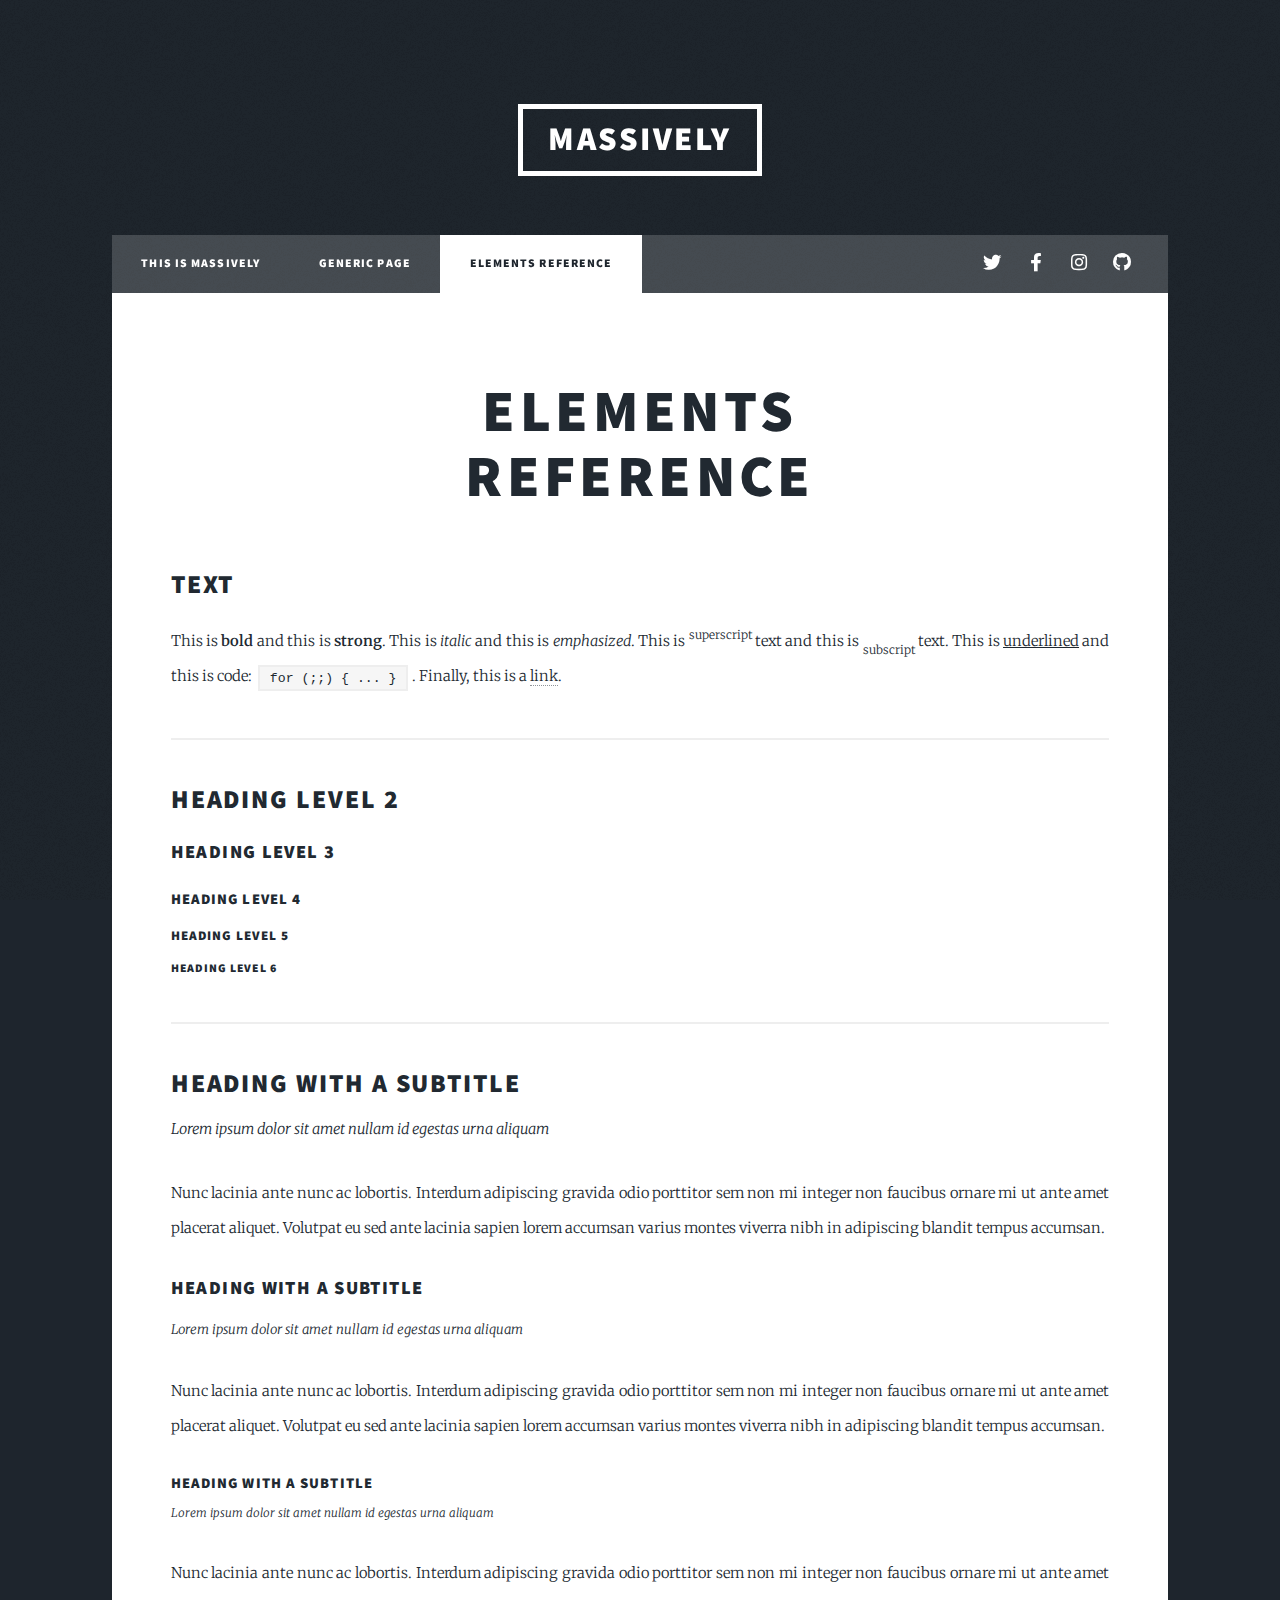
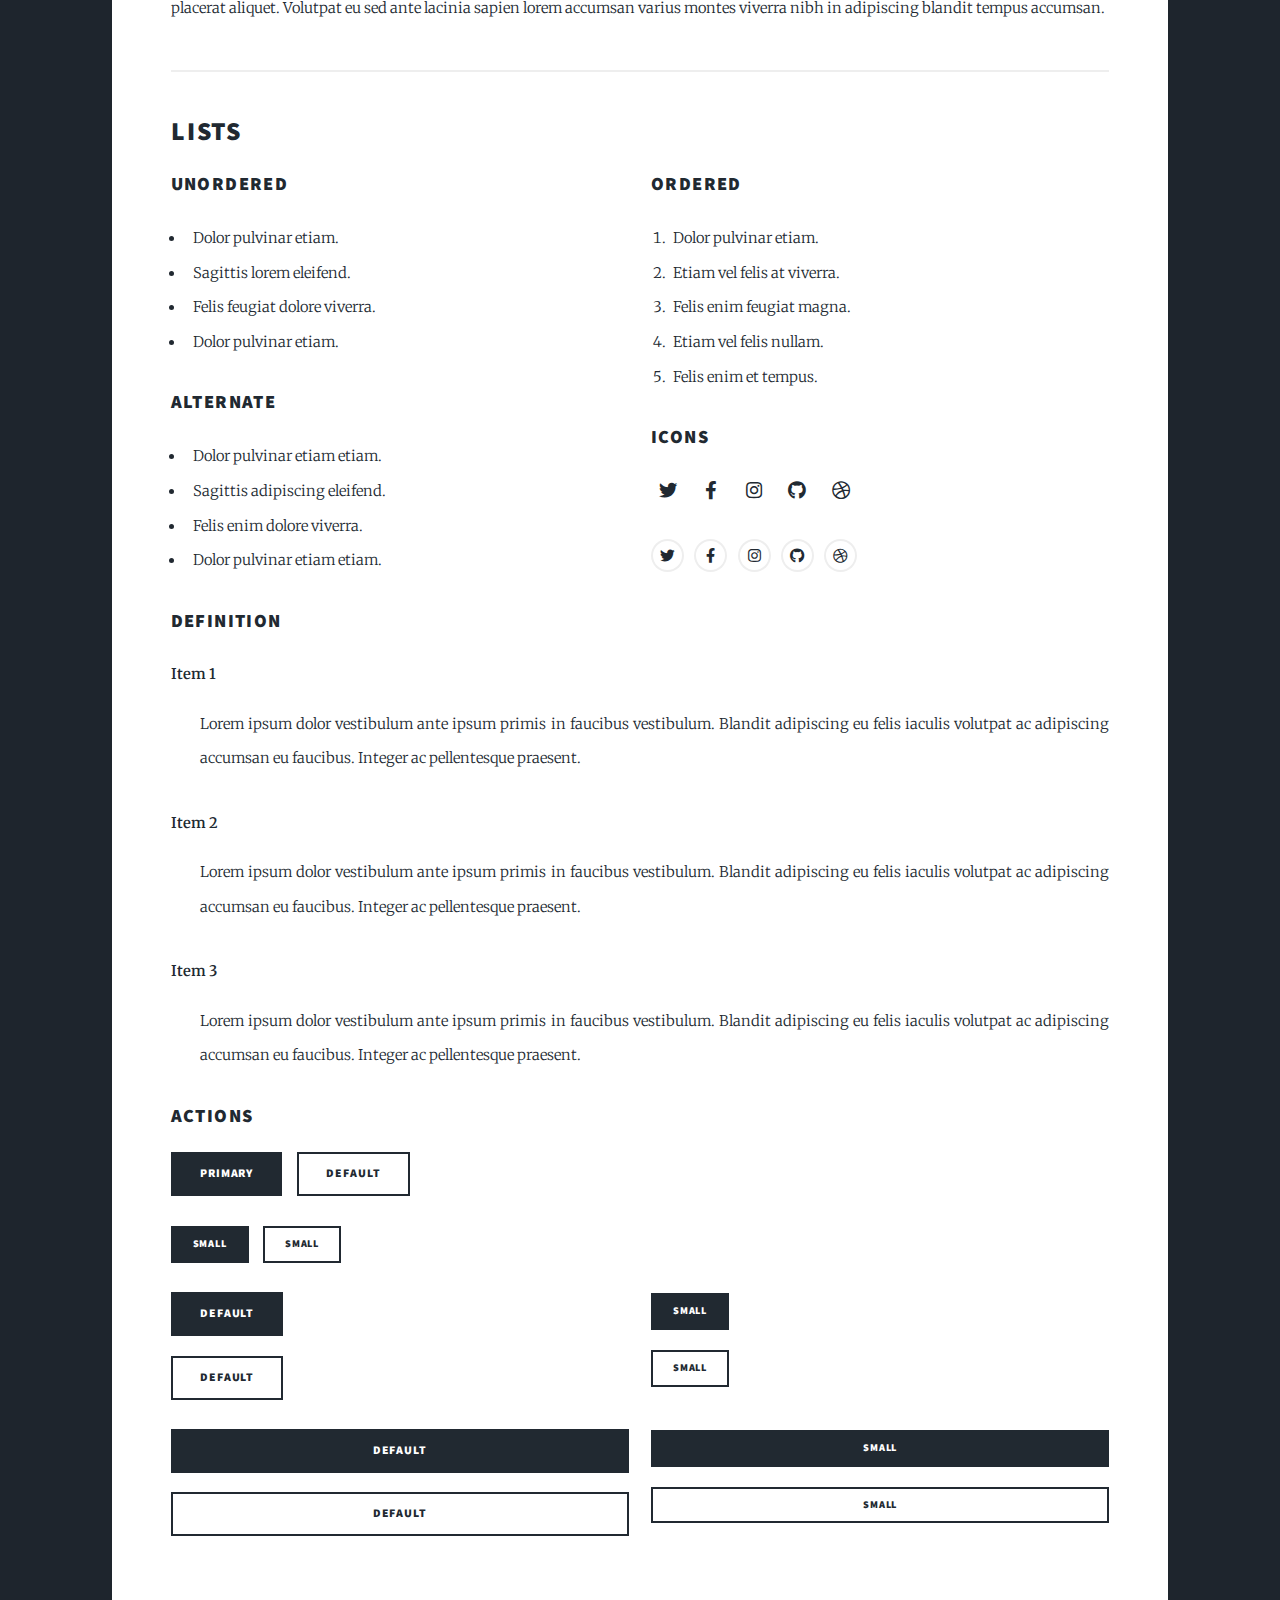
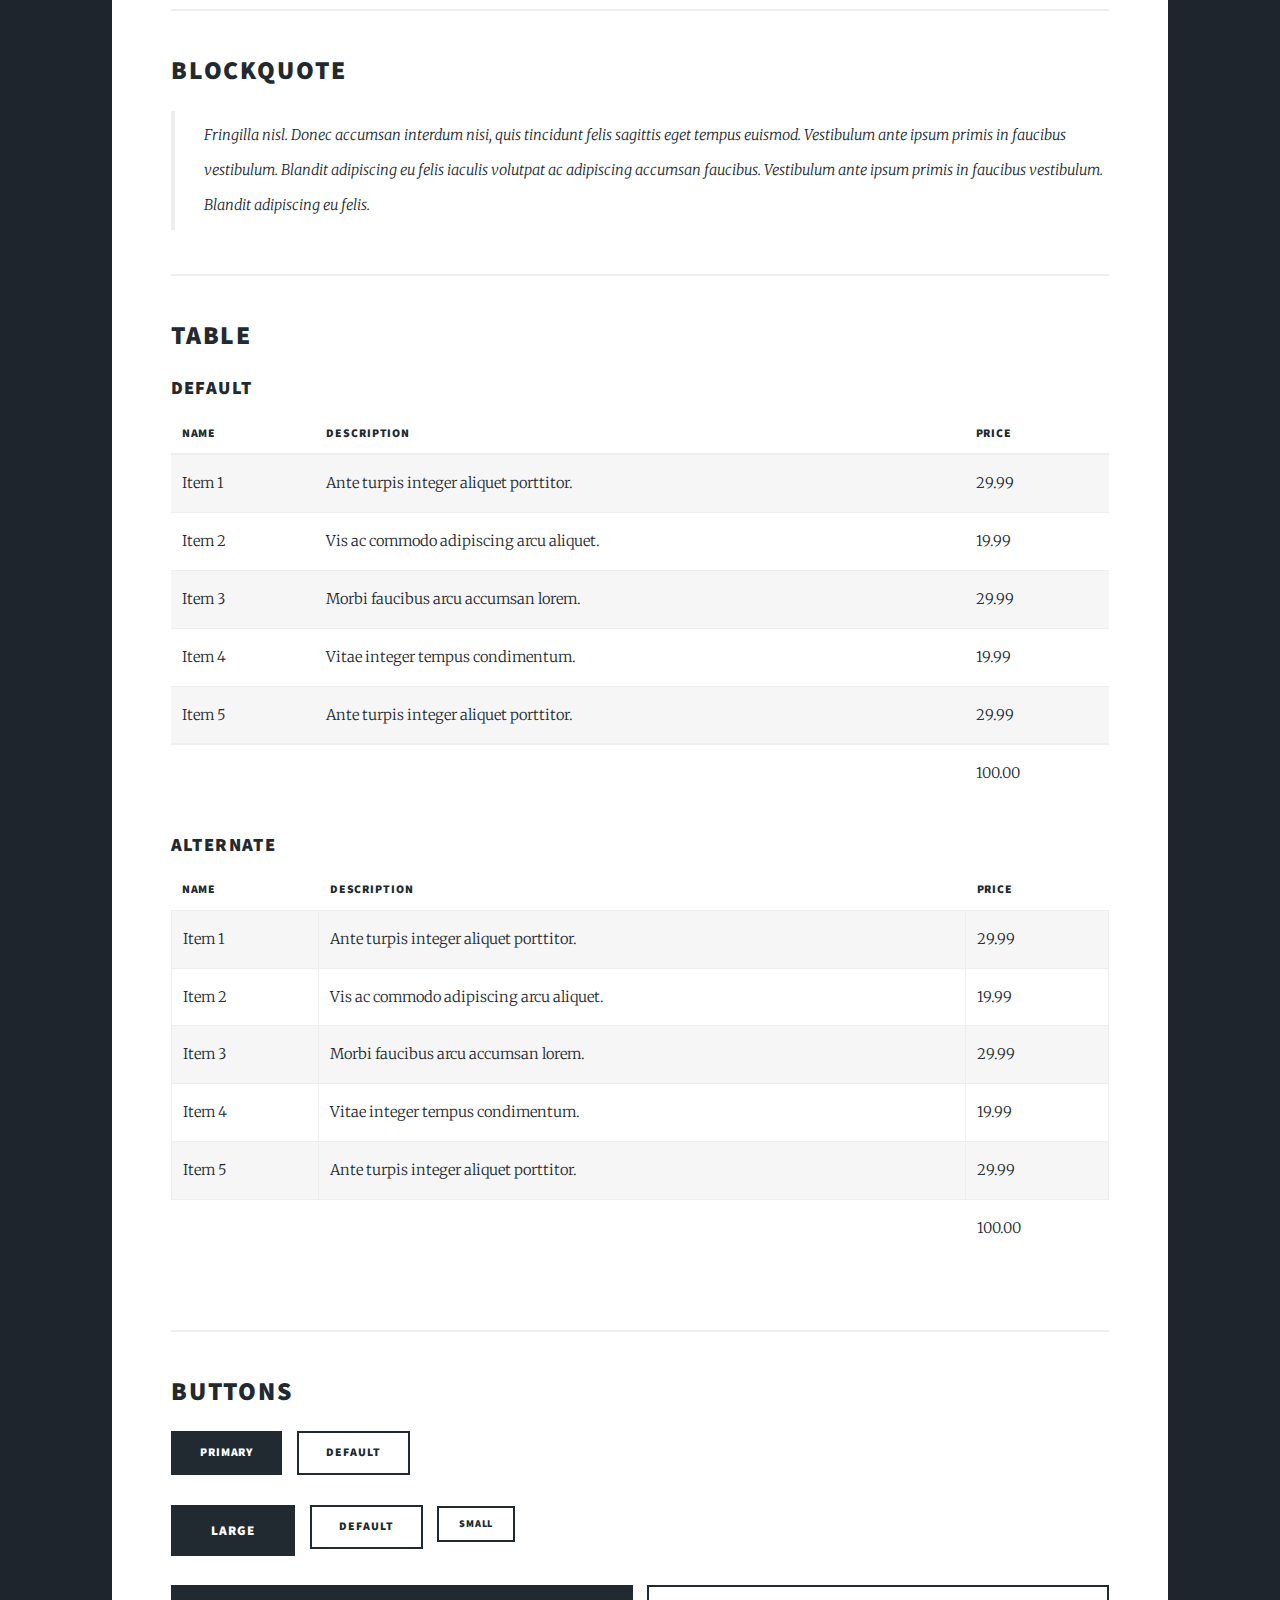
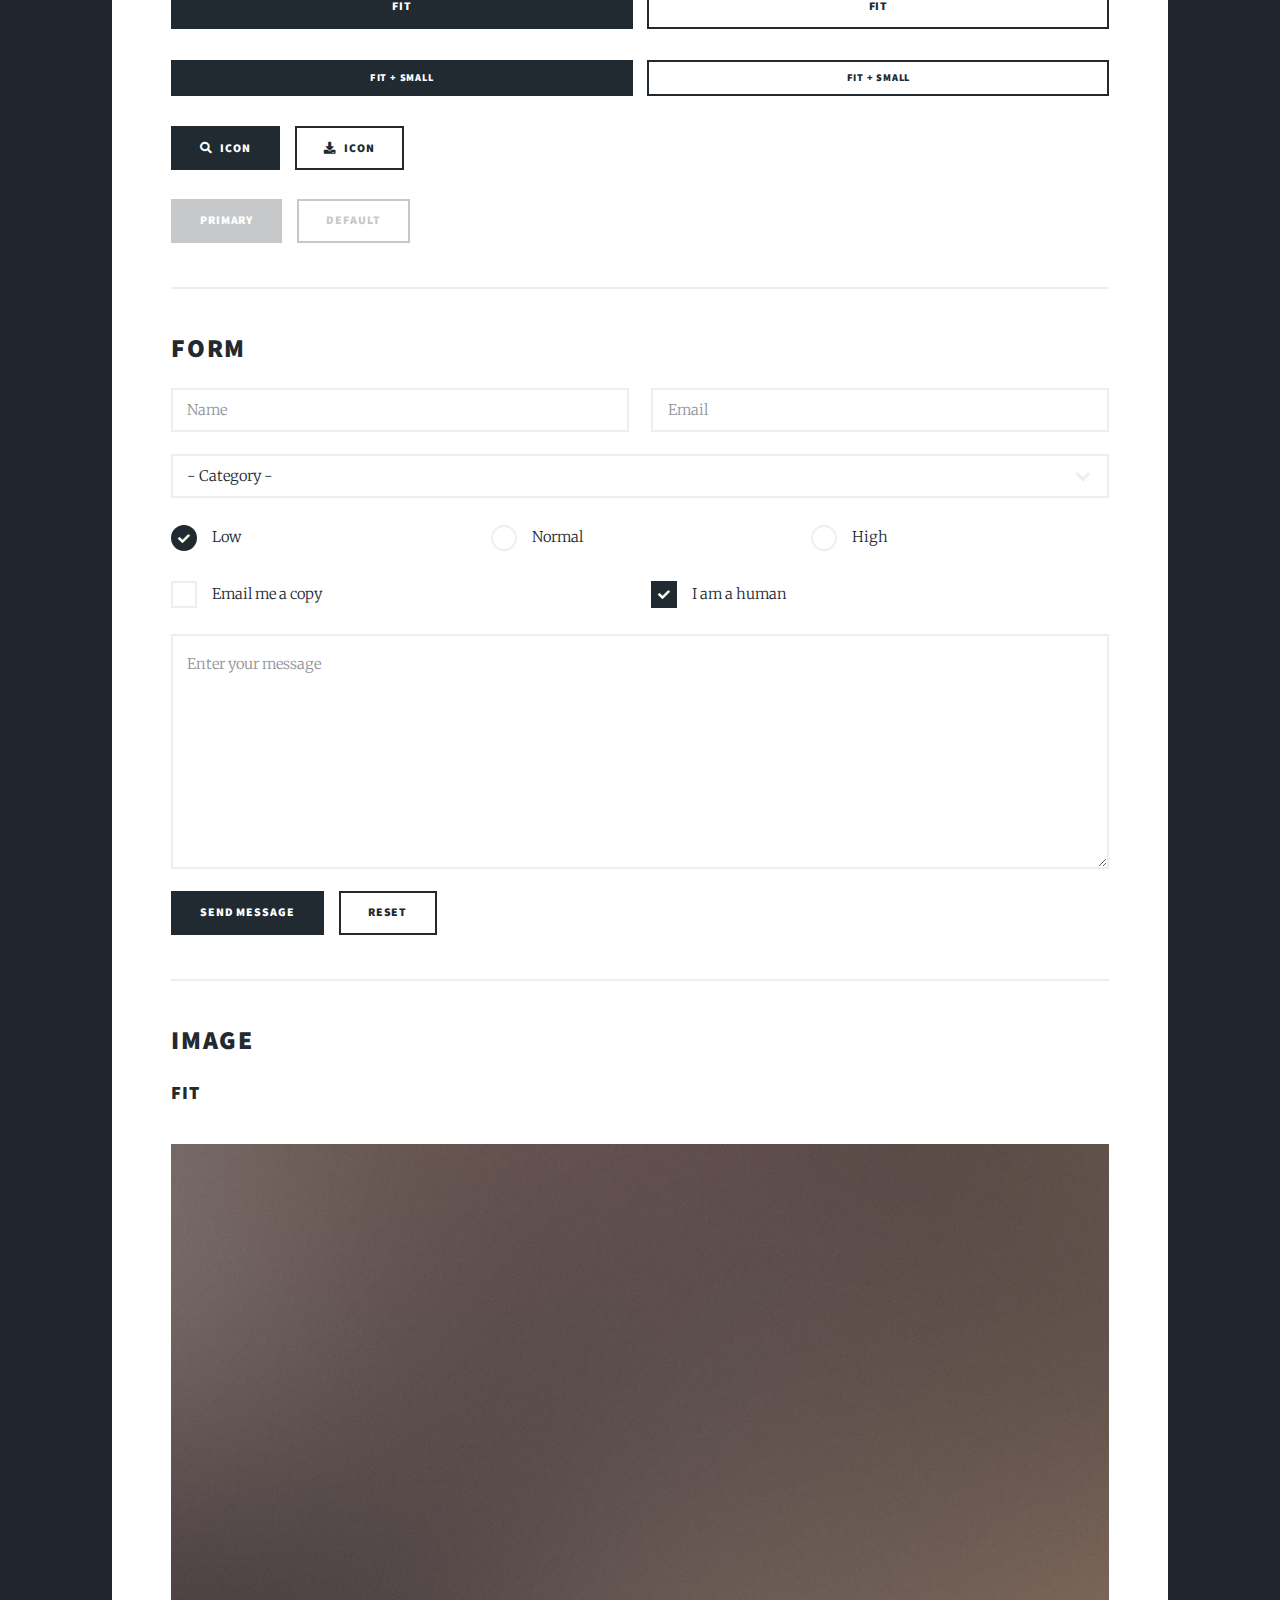
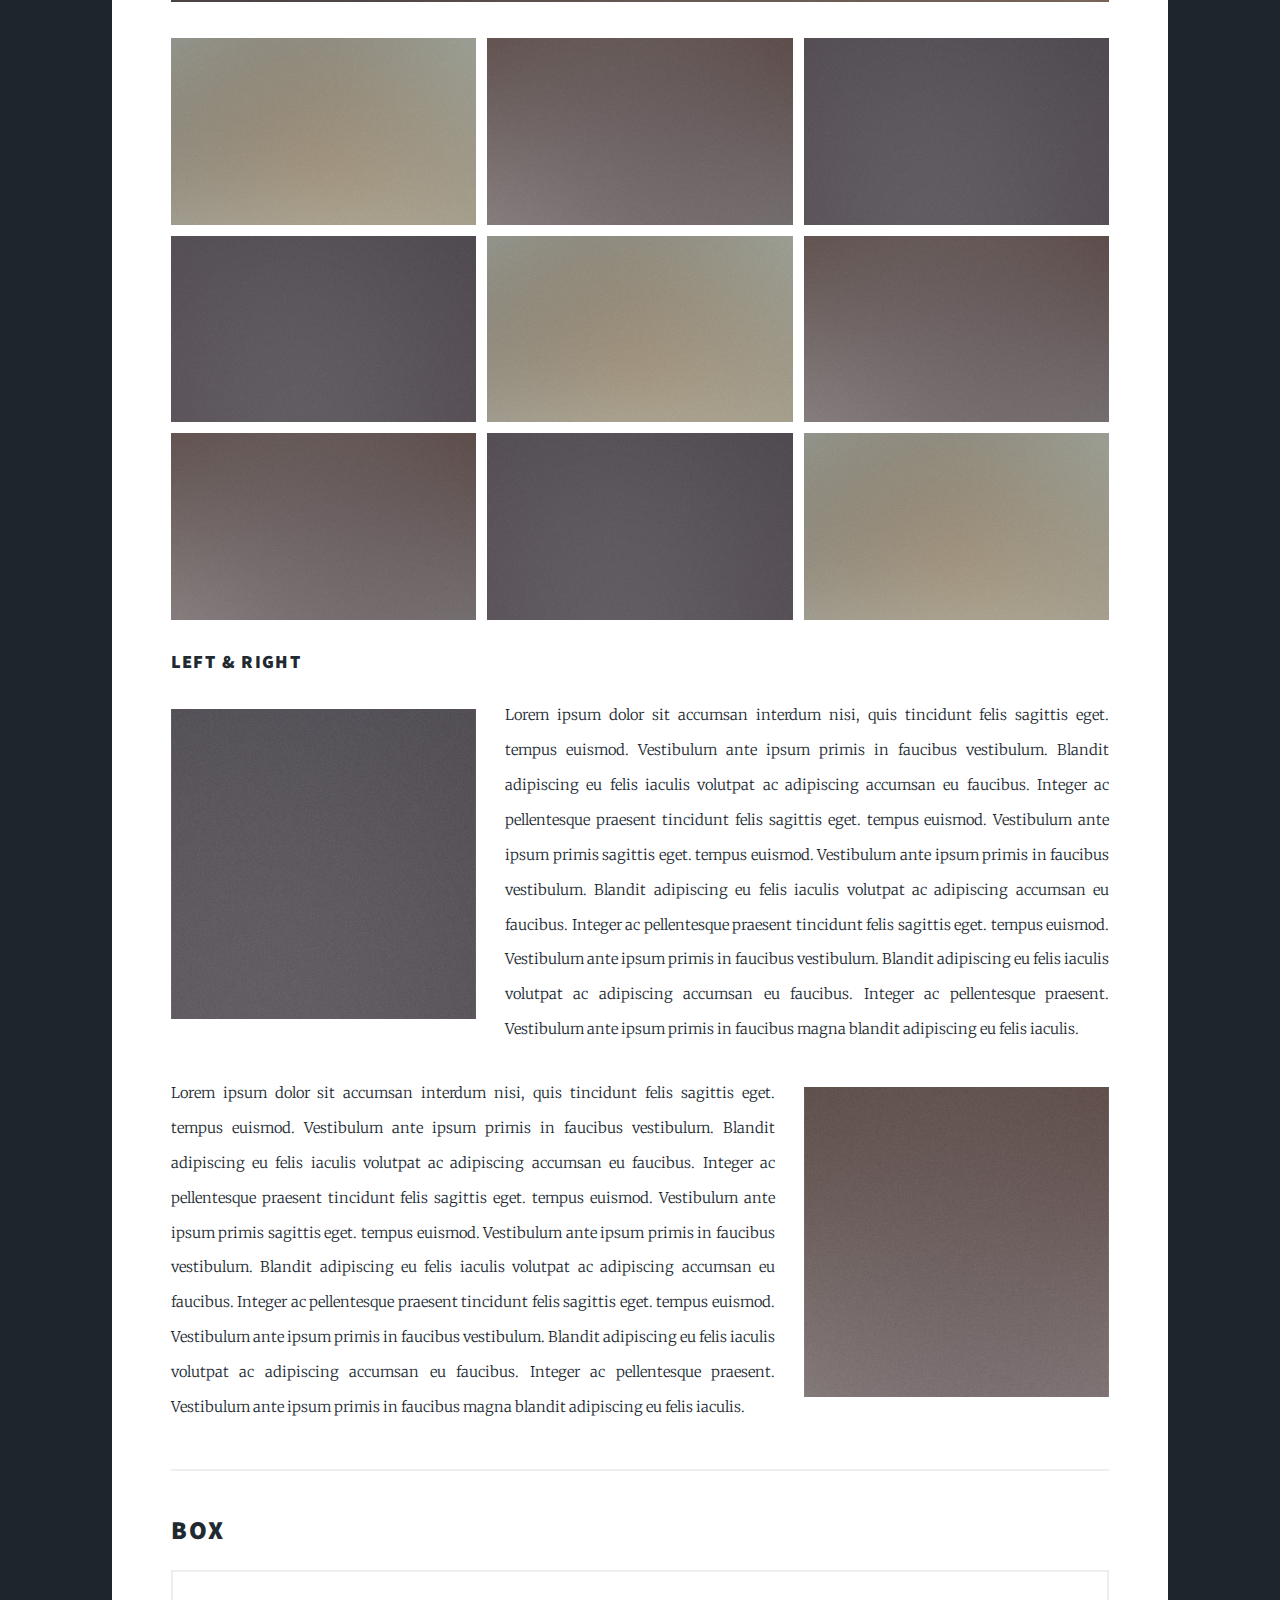
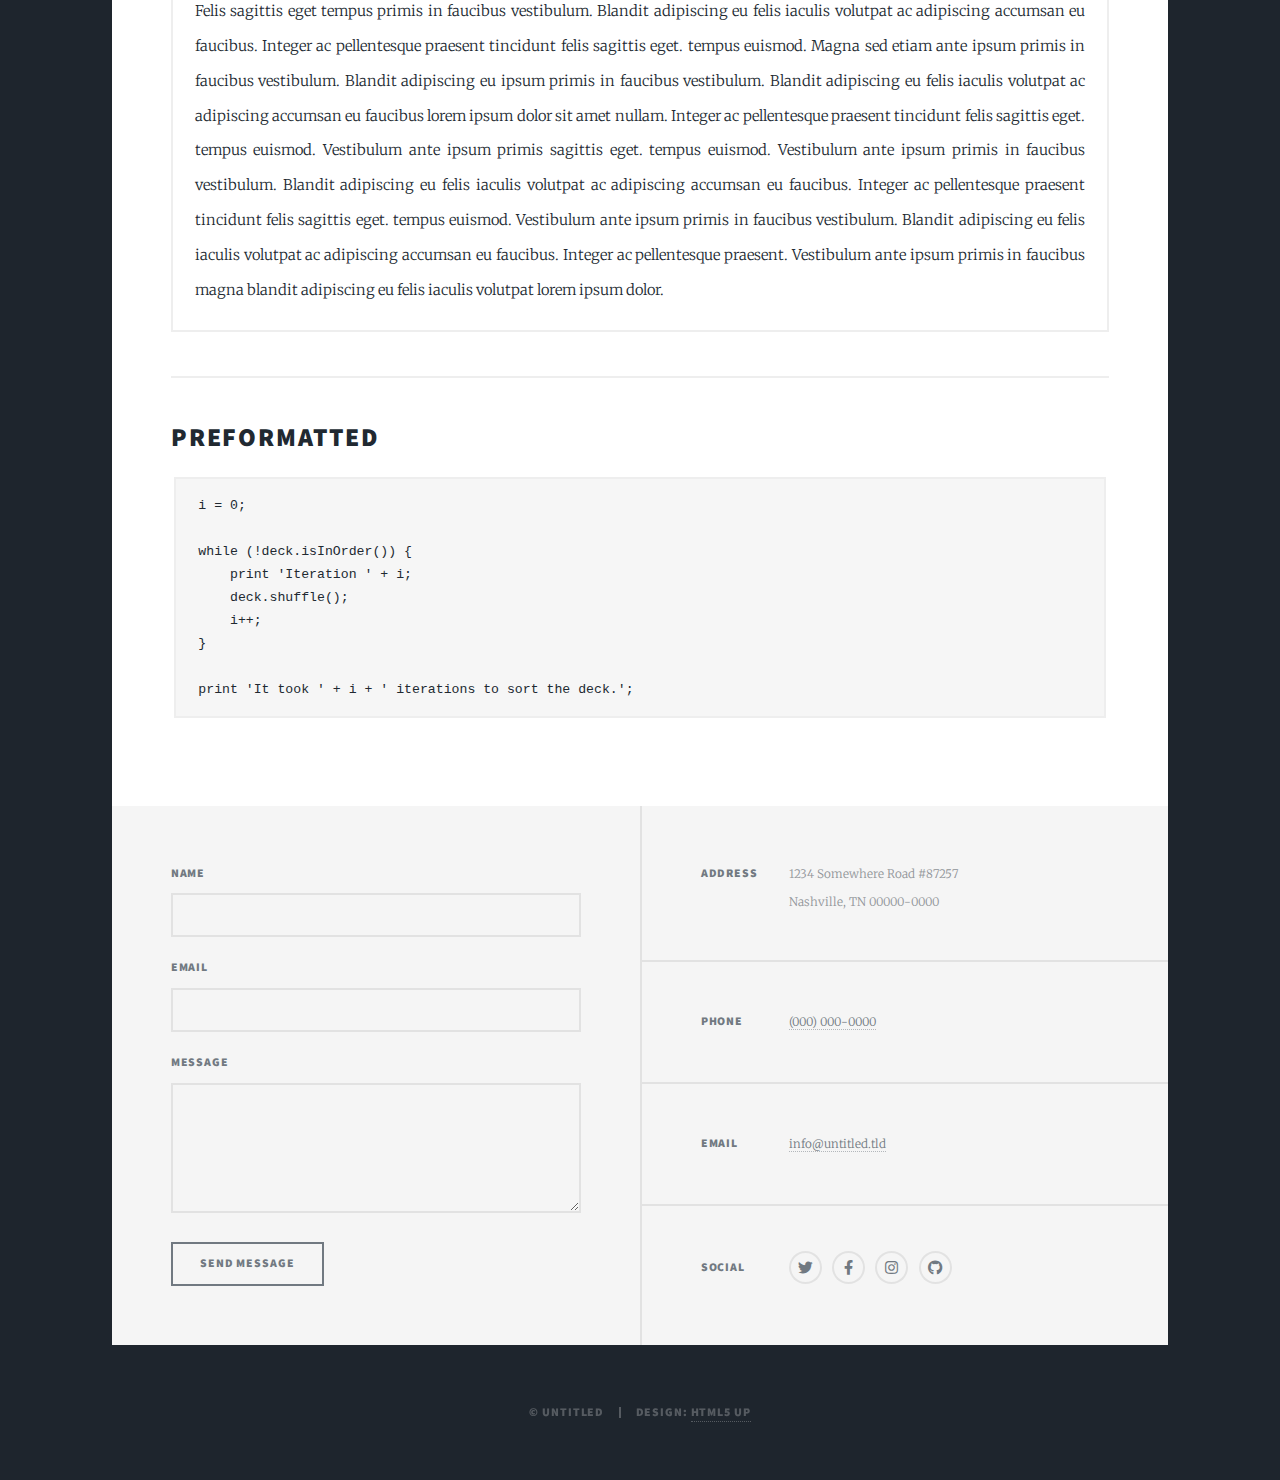
<file: public/elements.html>
<!DOCTYPE HTML>
<html>
	<head>
		<title>Elements Reference - Massively by HTML5 UP</title>
		<meta charset="utf-8" />
		<meta name="viewport" content="width=device-width, initial-scale=1, user-scalable=no" />
		<link rel="stylesheet" href="assets/css/main.css" />
		<noscript><link rel="stylesheet" href="assets/css/noscript.css" /></noscript>
	</head>
	<body class="is-preload">

		<!-- Wrapper -->
			<div id="wrapper">

				<!-- Header -->
					<header id="header">
						<a href="index.html" class="logo">Massively</a>
					</header>

				<!-- Nav -->
					<nav id="nav">
						<ul class="links">
							<li><a href="index.html">This is Massively</a></li>
							<li><a href="generic.html">Generic Page</a></li>
							<li class="active"><a href="elements.html">Elements Reference</a></li>
						</ul>
						<ul class="icons">
							<li><a href="#" class="icon brands fa-twitter"><span class="label">Twitter</span></a></li>
							<li><a href="#" class="icon brands fa-facebook-f"><span class="label">Facebook</span></a></li>
							<li><a href="#" class="icon brands fa-instagram"><span class="label">Instagram</span></a></li>
							<li><a href="#" class="icon brands fa-github"><span class="label">GitHub</span></a></li>
						</ul>
					</nav>

				<!-- Main -->
					<div id="main">

						<!-- Post -->
							<section class="post">
								<header class="major">
									<h1>Elements<br />
									Reference</h1>
								</header>

								<!-- Text stuff -->
									<h2>Text</h2>
									<p>This is <b>bold</b> and this is <strong>strong</strong>. This is <i>italic</i> and this is <em>emphasized</em>.
									This is <sup>superscript</sup> text and this is <sub>subscript</sub> text.
									This is <u>underlined</u> and this is code: <code>for (;;) { ... }</code>.
									Finally, this is a <a href="#">link</a>.</p>
									<hr />
									<h2>Heading Level 2</h2>
									<h3>Heading Level 3</h3>
									<h4>Heading Level 4</h4>
									<h5>Heading Level 5</h5>
									<h6>Heading Level 6</h6>
									<hr />
									<header>
										<h2>Heading with a Subtitle</h2>
										<p>Lorem ipsum dolor sit amet nullam id egestas urna aliquam</p>
									</header>
									<p>Nunc lacinia ante nunc ac lobortis. Interdum adipiscing gravida odio porttitor sem non mi integer non faucibus ornare mi ut ante amet placerat aliquet. Volutpat eu sed ante lacinia sapien lorem accumsan varius montes viverra nibh in adipiscing blandit tempus accumsan.</p>
									<header>
										<h3>Heading with a Subtitle</h3>
										<p>Lorem ipsum dolor sit amet nullam id egestas urna aliquam</p>
									</header>
									<p>Nunc lacinia ante nunc ac lobortis. Interdum adipiscing gravida odio porttitor sem non mi integer non faucibus ornare mi ut ante amet placerat aliquet. Volutpat eu sed ante lacinia sapien lorem accumsan varius montes viverra nibh in adipiscing blandit tempus accumsan.</p>
									<header>
										<h4>Heading with a Subtitle</h4>
										<p>Lorem ipsum dolor sit amet nullam id egestas urna aliquam</p>
									</header>
									<p>Nunc lacinia ante nunc ac lobortis. Interdum adipiscing gravida odio porttitor sem non mi integer non faucibus ornare mi ut ante amet placerat aliquet. Volutpat eu sed ante lacinia sapien lorem accumsan varius montes viverra nibh in adipiscing blandit tempus accumsan.</p>

									<hr />

								<!-- Lists -->
									<h2>Lists</h2>
									<div class="row">
										<div class="col-6 col-12-small">

											<h3>Unordered</h3>
											<ul>
												<li>Dolor pulvinar etiam.</li>
												<li>Sagittis lorem eleifend.</li>
												<li>Felis feugiat dolore viverra.</li>
												<li>Dolor pulvinar etiam.</li>
											</ul>

											<h3>Alternate</h3>
											<ul class="alt">
												<li>Dolor pulvinar etiam etiam.</li>
												<li>Sagittis adipiscing eleifend.</li>
												<li>Felis enim dolore viverra.</li>
												<li>Dolor pulvinar etiam etiam.</li>
											</ul>

										</div>
										<div class="col-6 col-12-small">

											<h3>Ordered</h3>
											<ol>
												<li>Dolor pulvinar etiam.</li>
												<li>Etiam vel felis at viverra.</li>
												<li>Felis enim feugiat magna.</li>
												<li>Etiam vel felis nullam.</li>
												<li>Felis enim et tempus.</li>
											</ol>

											<h3>Icons</h3>
											<ul class="icons">
												<li><a href="#" class="icon brands fa-twitter"><span class="label">Twitter</span></a></li>
												<li><a href="#" class="icon brands fa-facebook-f"><span class="label">Facebook</span></a></li>
												<li><a href="#" class="icon brands fa-instagram"><span class="label">Instagram</span></a></li>
												<li><a href="#" class="icon brands fa-github"><span class="label">Github</span></a></li>
												<li><a href="#" class="icon brands fa-dribbble"><span class="label">Dribbble</span></a></li>
											</ul>
											<ul class="icons alt">
												<li><a href="#" class="icon brands alt fa-twitter"><span class="label">Twitter</span></a></li>
												<li><a href="#" class="icon brands alt fa-facebook-f"><span class="label">Facebook</span></a></li>
												<li><a href="#" class="icon brands alt fa-instagram"><span class="label">Instagram</span></a></li>
												<li><a href="#" class="icon brands alt fa-github"><span class="label">Github</span></a></li>
												<li><a href="#" class="icon brands alt fa-dribbble"><span class="label">Dribbble</span></a></li>
											</ul>

										</div>
									</div>
									<h3>Definition</h3>
									<dl>
										<dt>Item 1</dt>
										<dd>
											<p>Lorem ipsum dolor vestibulum ante ipsum primis in faucibus vestibulum. Blandit adipiscing eu felis iaculis volutpat ac adipiscing accumsan eu faucibus. Integer ac pellentesque praesent.</p>
										</dd>
										<dt>Item 2</dt>
										<dd>
											<p>Lorem ipsum dolor vestibulum ante ipsum primis in faucibus vestibulum. Blandit adipiscing eu felis iaculis volutpat ac adipiscing accumsan eu faucibus. Integer ac pellentesque praesent.</p>
										</dd>
										<dt>Item 3</dt>
										<dd>
											<p>Lorem ipsum dolor vestibulum ante ipsum primis in faucibus vestibulum. Blandit adipiscing eu felis iaculis volutpat ac adipiscing accumsan eu faucibus. Integer ac pellentesque praesent.</p>
										</dd>
									</dl>

									<h3>Actions</h3>
									<ul class="actions">
										<li><a href="#" class="button primary">Primary</a></li>
										<li><a href="#" class="button">Default</a></li>
									</ul>
									<ul class="actions small">
										<li><a href="#" class="button primary small">Small</a></li>
										<li><a href="#" class="button small">Small</a></li>
									</ul>
									<div class="row">
										<div class="col-6 col-12-small">
											<ul class="actions stacked">
												<li><a href="#" class="button primary">Default</a></li>
												<li><a href="#" class="button">Default</a></li>
											</ul>
										</div>
										<div class="col-6 col-12-small">
											<ul class="actions stacked">
												<li><a href="#" class="button primary small">Small</a></li>
												<li><a href="#" class="button small">Small</a></li>
											</ul>
										</div>
									</div>
									<div class="row">
										<div class="col-6 col-12-small">
											<ul class="actions stacked">
												<li><a href="#" class="button primary fit">Default</a></li>
												<li><a href="#" class="button fit">Default</a></li>
											</ul>
										</div>
										<div class="col-6 col-12-small">
											<ul class="actions stacked">
												<li><a href="#" class="button primary small fit">Small</a></li>
												<li><a href="#" class="button small fit">Small</a></li>
											</ul>
										</div>
									</div>

									<hr />

								<!-- Blockquote -->
									<h2>Blockquote</h2>
									<blockquote>Fringilla nisl. Donec accumsan interdum nisi, quis tincidunt felis sagittis eget tempus euismod. Vestibulum ante ipsum primis in faucibus vestibulum. Blandit adipiscing eu felis iaculis volutpat ac adipiscing accumsan faucibus. Vestibulum ante ipsum primis in faucibus vestibulum. Blandit adipiscing eu felis.</blockquote>

									<hr />

								<!-- Table -->
									<h2>Table</h2>

									<h3>Default</h3>
									<div class="table-wrapper">
										<table>
											<thead>
												<tr>
													<th>Name</th>
													<th>Description</th>
													<th>Price</th>
												</tr>
											</thead>
											<tbody>
												<tr>
													<td>Item 1</td>
													<td>Ante turpis integer aliquet porttitor.</td>
													<td>29.99</td>
												</tr>
												<tr>
													<td>Item 2</td>
													<td>Vis ac commodo adipiscing arcu aliquet.</td>
													<td>19.99</td>
												</tr>
												<tr>
													<td>Item 3</td>
													<td> Morbi faucibus arcu accumsan lorem.</td>
													<td>29.99</td>
												</tr>
												<tr>
													<td>Item 4</td>
													<td>Vitae integer tempus condimentum.</td>
													<td>19.99</td>
												</tr>
												<tr>
													<td>Item 5</td>
													<td>Ante turpis integer aliquet porttitor.</td>
													<td>29.99</td>
												</tr>
											</tbody>
											<tfoot>
												<tr>
													<td colspan="2"></td>
													<td>100.00</td>
												</tr>
											</tfoot>
										</table>
									</div>

									<h3>Alternate</h3>
									<div class="table-wrapper">
										<table class="alt">
											<thead>
												<tr>
													<th>Name</th>
													<th>Description</th>
													<th>Price</th>
												</tr>
											</thead>
											<tbody>
												<tr>
													<td>Item 1</td>
													<td>Ante turpis integer aliquet porttitor.</td>
													<td>29.99</td>
												</tr>
												<tr>
													<td>Item 2</td>
													<td>Vis ac commodo adipiscing arcu aliquet.</td>
													<td>19.99</td>
												</tr>
												<tr>
													<td>Item 3</td>
													<td> Morbi faucibus arcu accumsan lorem.</td>
													<td>29.99</td>
												</tr>
												<tr>
													<td>Item 4</td>
													<td>Vitae integer tempus condimentum.</td>
													<td>19.99</td>
												</tr>
												<tr>
													<td>Item 5</td>
													<td>Ante turpis integer aliquet porttitor.</td>
													<td>29.99</td>
												</tr>
											</tbody>
											<tfoot>
												<tr>
													<td colspan="2"></td>
													<td>100.00</td>
												</tr>
											</tfoot>
										</table>
									</div>

									<hr />

								<!-- Buttons -->
									<h2>Buttons</h2>
									<ul class="actions">
										<li><a href="#" class="button primary">Primary</a></li>
										<li><a href="#" class="button">Default</a></li>
									</ul>
									<ul class="actions">
										<li><a href="#" class="button primary large">Large</a></li>
										<li><a href="#" class="button">Default</a></li>
										<li><a href="#" class="button small">Small</a></li>
									</ul>
									<ul class="actions fit">
										<li><a href="#" class="button primary fit">Fit</a></li>
										<li><a href="#" class="button fit">Fit</a></li>
									</ul>
									<ul class="actions fit small">
										<li><a href="#" class="button primary fit small">Fit + Small</a></li>
										<li><a href="#" class="button fit small">Fit + Small</a></li>
									</ul>
									<ul class="actions">
										<li><a href="#" class="button primary icon solid fa-search">Icon</a></li>
										<li><a href="#" class="button icon solid fa-download">Icon</a></li>
									</ul>
									<ul class="actions">
										<li><span class="button primary disabled">Primary</span></li>
										<li><span class="button disabled">Default</span></li>
									</ul>

									<hr />

								<!-- Form -->
									<h2>Form</h2>

									<form method="post" action="#">
										<div class="row gtr-uniform">
											<div class="col-6 col-12-xsmall">
												<input type="text" name="demo-name" id="demo-name" value="" placeholder="Name" />
											</div>
											<div class="col-6 col-12-xsmall">
												<input type="email" name="demo-email" id="demo-email" value="" placeholder="Email" />
											</div>
											<!-- Break -->
											<div class="col-12">
												<select name="demo-category" id="demo-category">
													<option value="">- Category -</option>
													<option value="1">Manufacturing</option>
													<option value="1">Shipping</option>
													<option value="1">Administration</option>
													<option value="1">Human Resources</option>
												</select>
											</div>
											<!-- Break -->
											<div class="col-4 col-12-small">
												<input type="radio" id="demo-priority-low" name="demo-priority" checked>
												<label for="demo-priority-low">Low</label>
											</div>
											<div class="col-4 col-12-small">
												<input type="radio" id="demo-priority-normal" name="demo-priority">
												<label for="demo-priority-normal">Normal</label>
											</div>
											<div class="col-4 col-12-small">
												<input type="radio" id="demo-priority-high" name="demo-priority">
												<label for="demo-priority-high">High</label>
											</div>
											<!-- Break -->
											<div class="col-6 col-12-small">
												<input type="checkbox" id="demo-copy" name="demo-copy">
												<label for="demo-copy">Email me a copy</label>
											</div>
											<div class="col-6 col-12-small">
												<input type="checkbox" id="demo-human" name="demo-human" checked>
												<label for="demo-human">I am a human</label>
											</div>
											<!-- Break -->
											<div class="col-12">
												<textarea name="demo-message" id="demo-message" placeholder="Enter your message" rows="6"></textarea>
											</div>
											<!-- Break -->
											<div class="col-12">
												<ul class="actions">
													<li><input type="submit" value="Send Message" class="primary" /></li>
													<li><input type="reset" value="Reset" /></li>
												</ul>
											</div>
										</div>
									</form>

									<hr />

								<!-- Image -->
									<h2>Image</h2>

									<h3>Fit</h3>
									<span class="image fit"><img src="images/pic01.jpg" alt="" /></span>
									<div class="box alt">
										<div class="row gtr-50 gtr-uniform">
											<div class="col-4"><span class="image fit"><img src="images/pic02.jpg" alt="" /></span></div>
											<div class="col-4"><span class="image fit"><img src="images/pic03.jpg" alt="" /></span></div>
											<div class="col-4"><span class="image fit"><img src="images/pic04.jpg" alt="" /></span></div>
											<!-- Break -->
											<div class="col-4"><span class="image fit"><img src="images/pic04.jpg" alt="" /></span></div>
											<div class="col-4"><span class="image fit"><img src="images/pic02.jpg" alt="" /></span></div>
											<div class="col-4"><span class="image fit"><img src="images/pic03.jpg" alt="" /></span></div>
											<!-- Break -->
											<div class="col-4"><span class="image fit"><img src="images/pic03.jpg" alt="" /></span></div>
											<div class="col-4"><span class="image fit"><img src="images/pic04.jpg" alt="" /></span></div>
											<div class="col-4"><span class="image fit"><img src="images/pic02.jpg" alt="" /></span></div>
										</div>
									</div>

									<h3>Left &amp; Right</h3>
									<p><span class="image left"><img src="images/pic08.jpg" alt="" /></span>Lorem ipsum dolor sit accumsan interdum nisi, quis tincidunt felis sagittis eget. tempus euismod. Vestibulum ante ipsum primis in faucibus vestibulum. Blandit adipiscing eu felis iaculis volutpat ac adipiscing accumsan eu faucibus. Integer ac pellentesque praesent tincidunt felis sagittis eget. tempus euismod. Vestibulum ante ipsum primis sagittis eget. tempus euismod. Vestibulum ante ipsum primis in faucibus vestibulum. Blandit adipiscing eu felis iaculis volutpat ac adipiscing accumsan eu faucibus. Integer ac pellentesque praesent tincidunt felis sagittis eget. tempus euismod. Vestibulum ante ipsum primis in faucibus vestibulum. Blandit adipiscing eu felis iaculis volutpat ac adipiscing accumsan eu faucibus. Integer ac pellentesque praesent. Vestibulum ante ipsum primis in faucibus magna blandit adipiscing eu felis iaculis.</p>
									<p><span class="image right"><img src="images/pic09.jpg" alt="" /></span>Lorem ipsum dolor sit accumsan interdum nisi, quis tincidunt felis sagittis eget. tempus euismod. Vestibulum ante ipsum primis in faucibus vestibulum. Blandit adipiscing eu felis iaculis volutpat ac adipiscing accumsan eu faucibus. Integer ac pellentesque praesent tincidunt felis sagittis eget. tempus euismod. Vestibulum ante ipsum primis sagittis eget. tempus euismod. Vestibulum ante ipsum primis in faucibus vestibulum. Blandit adipiscing eu felis iaculis volutpat ac adipiscing accumsan eu faucibus. Integer ac pellentesque praesent tincidunt felis sagittis eget. tempus euismod. Vestibulum ante ipsum primis in faucibus vestibulum. Blandit adipiscing eu felis iaculis volutpat ac adipiscing accumsan eu faucibus. Integer ac pellentesque praesent. Vestibulum ante ipsum primis in faucibus magna blandit adipiscing eu felis iaculis.</p>

									<hr />

								<!-- Box -->
									<h2>Box</h2>
									<div class="box">
										<p>Felis sagittis eget tempus primis in faucibus vestibulum. Blandit adipiscing eu felis iaculis volutpat ac adipiscing accumsan eu faucibus. Integer ac pellentesque praesent tincidunt felis sagittis eget. tempus euismod. Magna sed etiam ante ipsum primis in faucibus vestibulum. Blandit adipiscing eu ipsum primis in faucibus vestibulum. Blandit adipiscing eu felis iaculis volutpat ac adipiscing accumsan eu faucibus lorem ipsum dolor sit amet nullam. Integer ac pellentesque praesent tincidunt felis sagittis eget. tempus euismod. Vestibulum ante ipsum primis sagittis eget. tempus euismod. Vestibulum ante ipsum primis in faucibus vestibulum. Blandit adipiscing eu felis iaculis volutpat ac adipiscing accumsan eu faucibus. Integer ac pellentesque praesent tincidunt felis sagittis eget. tempus euismod. Vestibulum ante ipsum primis in faucibus vestibulum. Blandit adipiscing eu felis iaculis volutpat ac adipiscing accumsan eu faucibus. Integer ac pellentesque praesent. Vestibulum ante ipsum primis in faucibus magna blandit adipiscing eu felis iaculis volutpat lorem ipsum dolor.</p>
									</div>

									<hr />

								<!-- Preformatted Code -->
									<h2>Preformatted</h2>
									<pre><code>i = 0;

while (!deck.isInOrder()) {
    print 'Iteration ' + i;
    deck.shuffle();
    i++;
}

print 'It took ' + i + ' iterations to sort the deck.';
</code></pre>

							</section>

					</div>

				<!-- Footer -->
					<footer id="footer">
						<section>
							<form method="post" action="#">
								<div class="fields">
									<div class="field">
										<label for="name">Name</label>
										<input type="text" name="name" id="name" />
									</div>
									<div class="field">
										<label for="email">Email</label>
										<input type="text" name="email" id="email" />
									</div>
									<div class="field">
										<label for="message">Message</label>
										<textarea name="message" id="message" rows="3"></textarea>
									</div>
								</div>
								<ul class="actions">
									<li><input type="submit" value="Send Message" /></li>
								</ul>
							</form>
						</section>
						<section class="split contact">
							<section class="alt">
								<h3>Address</h3>
								<p>1234 Somewhere Road #87257<br />
								Nashville, TN 00000-0000</p>
							</section>
							<section>
								<h3>Phone</h3>
								<p><a href="#">(000) 000-0000</a></p>
							</section>
							<section>
								<h3>Email</h3>
								<p><a href="#">info@untitled.tld</a></p>
							</section>
							<section>
								<h3>Social</h3>
								<ul class="icons alt">
									<li><a href="#" class="icon brands alt fa-twitter"><span class="label">Twitter</span></a></li>
									<li><a href="#" class="icon brands alt fa-facebook-f"><span class="label">Facebook</span></a></li>
									<li><a href="#" class="icon brands alt fa-instagram"><span class="label">Instagram</span></a></li>
									<li><a href="#" class="icon brands alt fa-github"><span class="label">GitHub</span></a></li>
								</ul>
							</section>
						</section>
					</footer>

				<!-- Copyright -->
					<div id="copyright">
						<ul><li>&copy; Untitled</li><li>Design: <a href="https://html5up.net">HTML5 UP</a></li></ul>
					</div>

			</div>

		<!-- Scripts -->
			<script src="assets/js/jquery.min.js"></script>
			<script src="assets/js/jquery.scrollex.min.js"></script>
			<script src="assets/js/jquery.scrolly.min.js"></script>
			<script src="assets/js/browser.min.js"></script>
			<script src="assets/js/breakpoints.min.js"></script>
			<script src="assets/js/util.js"></script>
			<script src="assets/js/main.js"></script>

	</body>
</html>
</file>
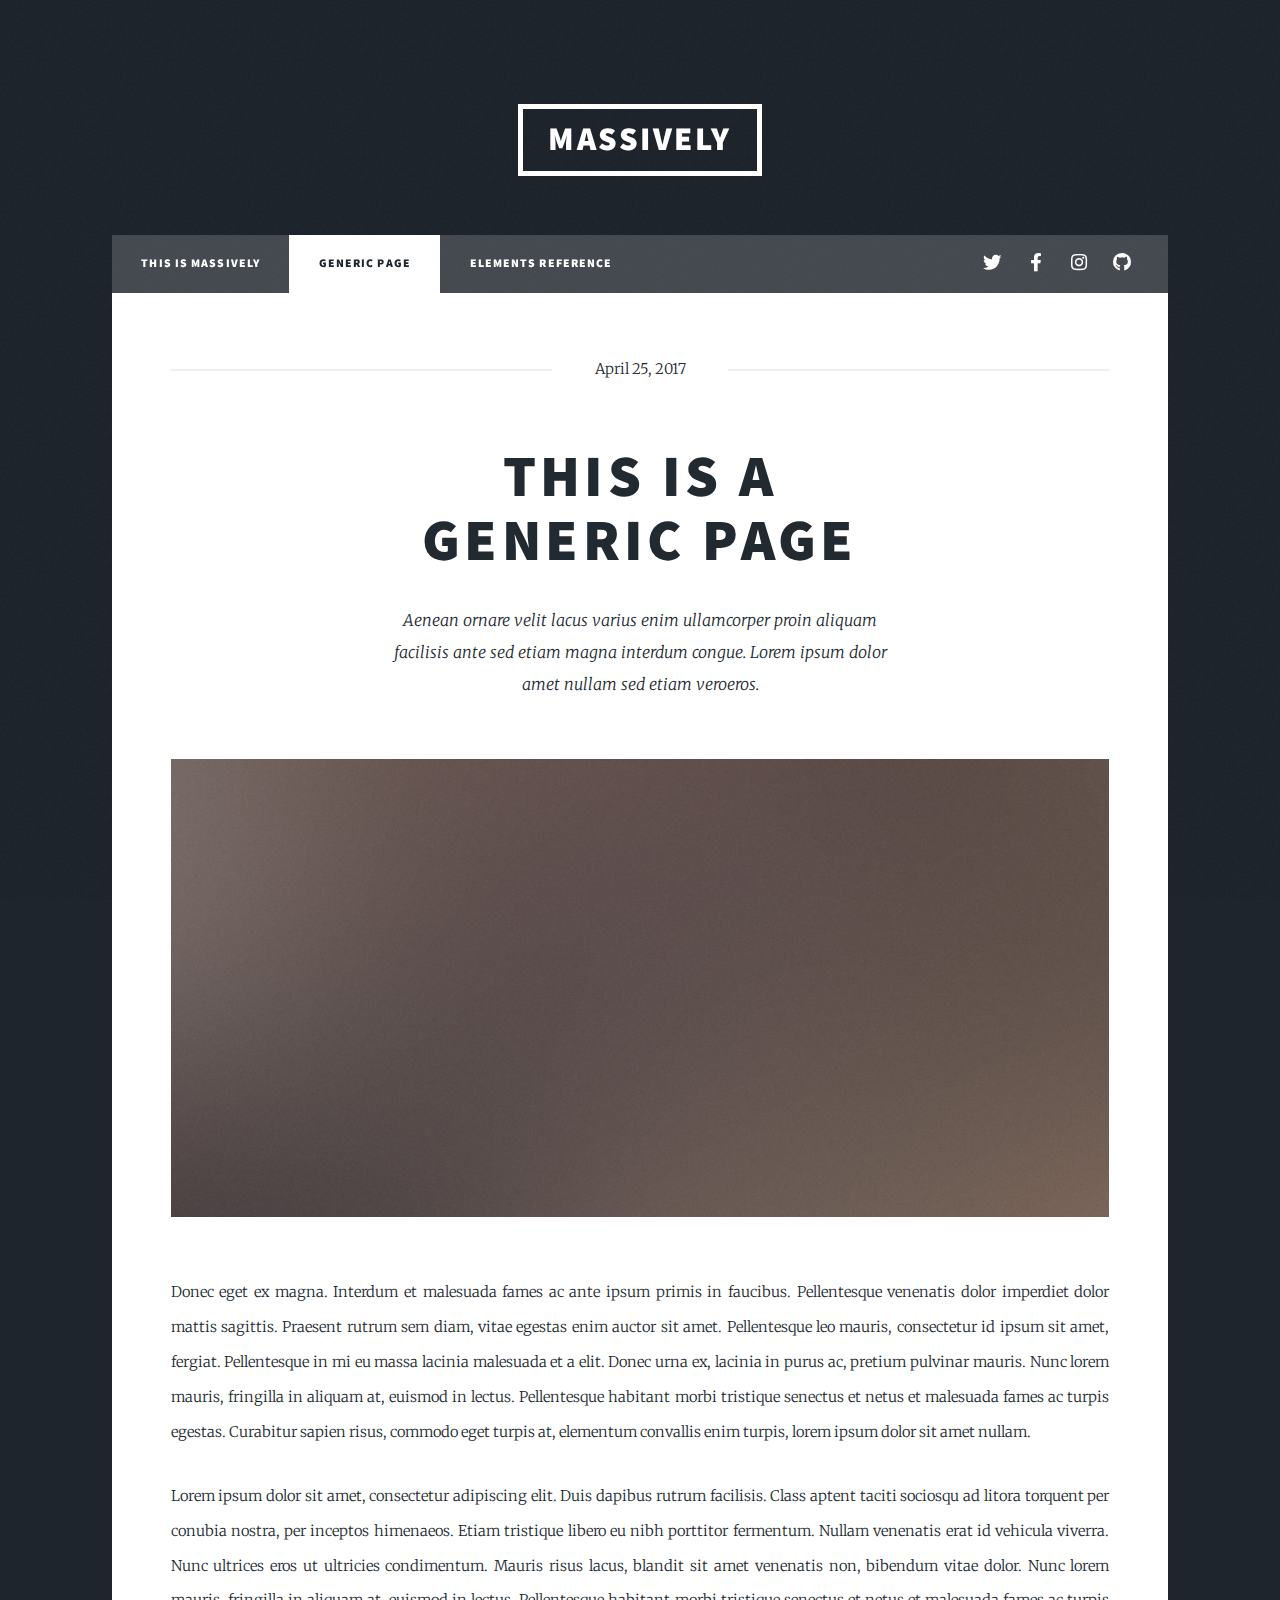
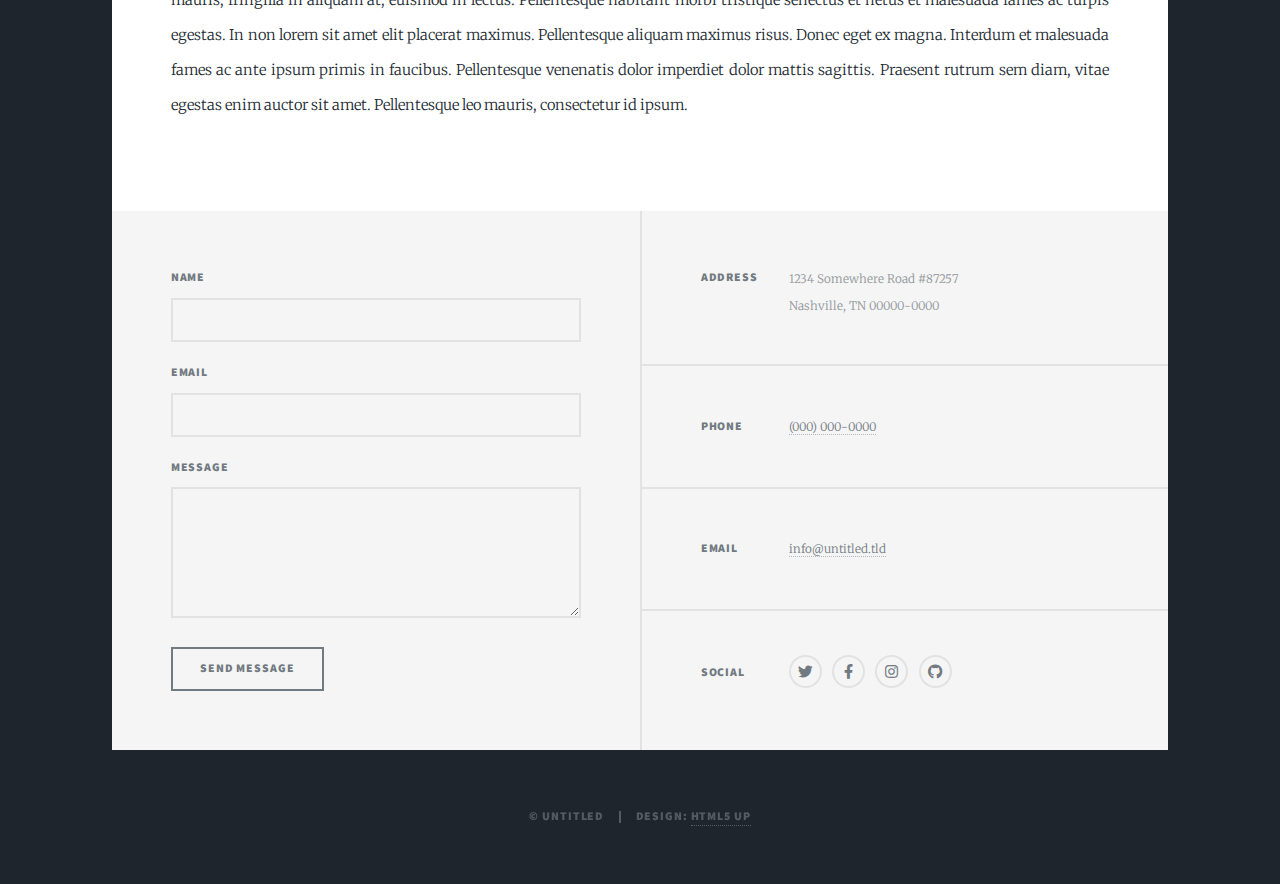
<file: public/generic.html>
<!DOCTYPE HTML>
<html>
	<head>
		<title>Generic Page - Massively by HTML5 UP</title>
		<meta charset="utf-8" />
		<meta name="viewport" content="width=device-width, initial-scale=1, user-scalable=no" />
		<link rel="stylesheet" href="assets/css/main.css" />
		<noscript><link rel="stylesheet" href="assets/css/noscript.css" /></noscript>
	</head>
	<body class="is-preload">

		<!-- Wrapper -->
			<div id="wrapper">

				<!-- Header -->
					<header id="header">
						<a href="index.html" class="logo">Massively</a>
					</header>

				<!-- Nav -->
					<nav id="nav">
						<ul class="links">
							<li><a href="index.html">This is Massively</a></li>
							<li class="active"><a href="generic.html">Generic Page</a></li>
							<li><a href="elements.html">Elements Reference</a></li>
						</ul>
						<ul class="icons">
							<li><a href="#" class="icon brands fa-twitter"><span class="label">Twitter</span></a></li>
							<li><a href="#" class="icon brands fa-facebook-f"><span class="label">Facebook</span></a></li>
							<li><a href="#" class="icon brands fa-instagram"><span class="label">Instagram</span></a></li>
							<li><a href="#" class="icon brands fa-github"><span class="label">GitHub</span></a></li>
						</ul>
					</nav>

				<!-- Main -->
					<div id="main">

						<!-- Post -->
							<section class="post">
								<header class="major">
									<span class="date">April 25, 2017</span>
									<h1>This is a<br />
									Generic Page</h1>
									<p>Aenean ornare velit lacus varius enim ullamcorper proin aliquam<br />
									facilisis ante sed etiam magna interdum congue. Lorem ipsum dolor<br />
									amet nullam sed etiam veroeros.</p>
								</header>
								<div class="image main"><img src="images/pic01.jpg" alt="" /></div>
								<p>Donec eget ex magna. Interdum et malesuada fames ac ante ipsum primis in faucibus. Pellentesque venenatis dolor imperdiet dolor mattis sagittis. Praesent rutrum sem diam, vitae egestas enim auctor sit amet. Pellentesque leo mauris, consectetur id ipsum sit amet, fergiat. Pellentesque in mi eu massa lacinia malesuada et a elit. Donec urna ex, lacinia in purus ac, pretium pulvinar mauris. Nunc lorem mauris, fringilla in aliquam at, euismod in lectus. Pellentesque habitant morbi tristique senectus et netus et malesuada fames ac turpis egestas. Curabitur sapien risus, commodo eget turpis at, elementum convallis enim turpis, lorem ipsum dolor sit amet nullam.</p>
								<p>Lorem ipsum dolor sit amet, consectetur adipiscing elit. Duis dapibus rutrum facilisis. Class aptent taciti sociosqu ad litora torquent per conubia nostra, per inceptos himenaeos. Etiam tristique libero eu nibh porttitor fermentum. Nullam venenatis erat id vehicula viverra. Nunc ultrices eros ut ultricies condimentum. Mauris risus lacus, blandit sit amet venenatis non, bibendum vitae dolor. Nunc lorem mauris, fringilla in aliquam at, euismod in lectus. Pellentesque habitant morbi tristique senectus et netus et malesuada fames ac turpis egestas. In non lorem sit amet elit placerat maximus. Pellentesque aliquam maximus risus. Donec eget ex magna. Interdum et malesuada fames ac ante ipsum primis in faucibus. Pellentesque venenatis dolor imperdiet dolor mattis sagittis. Praesent rutrum sem diam, vitae egestas enim auctor sit amet. Pellentesque leo mauris, consectetur id ipsum.</p>
							</section>

					</div>

				<!-- Footer -->
					<footer id="footer">
						<section>
							<form method="post" action="#">
								<div class="fields">
									<div class="field">
										<label for="name">Name</label>
										<input type="text" name="name" id="name" />
									</div>
									<div class="field">
										<label for="email">Email</label>
										<input type="text" name="email" id="email" />
									</div>
									<div class="field">
										<label for="message">Message</label>
										<textarea name="message" id="message" rows="3"></textarea>
									</div>
								</div>
								<ul class="actions">
									<li><input type="submit" value="Send Message" /></li>
								</ul>
							</form>
						</section>
						<section class="split contact">
							<section class="alt">
								<h3>Address</h3>
								<p>1234 Somewhere Road #87257<br />
								Nashville, TN 00000-0000</p>
							</section>
							<section>
								<h3>Phone</h3>
								<p><a href="#">(000) 000-0000</a></p>
							</section>
							<section>
								<h3>Email</h3>
								<p><a href="#">info@untitled.tld</a></p>
							</section>
							<section>
								<h3>Social</h3>
								<ul class="icons alt">
									<li><a href="#" class="icon brands alt fa-twitter"><span class="label">Twitter</span></a></li>
									<li><a href="#" class="icon brands alt fa-facebook-f"><span class="label">Facebook</span></a></li>
									<li><a href="#" class="icon brands alt fa-instagram"><span class="label">Instagram</span></a></li>
									<li><a href="#" class="icon brands alt fa-github"><span class="label">GitHub</span></a></li>
								</ul>
							</section>
						</section>
					</footer>

				<!-- Copyright -->
					<div id="copyright">
						<ul><li>&copy; Untitled</li><li>Design: <a href="https://html5up.net">HTML5 UP</a></li></ul>
					</div>

			</div>

		<!-- Scripts -->
			<script src="assets/js/jquery.min.js"></script>
			<script src="assets/js/jquery.scrollex.min.js"></script>
			<script src="assets/js/jquery.scrolly.min.js"></script>
			<script src="assets/js/browser.min.js"></script>
			<script src="assets/js/breakpoints.min.js"></script>
			<script src="assets/js/util.js"></script>
			<script src="assets/js/main.js"></script>

	</body>
</html>
</file>
<file: public/assets/css/main.css>
@import url(fontawesome-all.min.css);
@import url("https://fonts.googleapis.com/css?family=Merriweather:300,700,300italic,700italic|Source+Sans+Pro:900");

/*
	Massively by HTML5 UP
	html5up.net | @ajlkn
	Free for personal and commercial use under the CCA 3.0 license (html5up.net/license)
*/

html, body, div, span, applet, object,
iframe, h1, h2, h3, h4, h5, h6, p, blockquote,
pre, a, abbr, acronym, address, big, cite,
code, del, dfn, em, img, ins, kbd, q, s, samp,
small, strike, strong, sub, sup, tt, var, b,
u, i, center, dl, dt, dd, ol, ul, li, fieldset,
form, label, legend, table, caption, tbody,
tfoot, thead, tr, th, td, article, aside,
canvas, details, embed, figure, figcaption,
footer, header, hgroup, menu, nav, output, ruby,
section, summary, time, mark, audio, video {
	margin: 0;
	padding: 0;
	border: 0;
	font-size: 100%;
	font: inherit;
	vertical-align: baseline;}


article, aside, details, figcaption, figure,
footer, header, hgroup, menu, nav, section {
	display: block;}

body {
	line-height: 1;
}

#googleForm {
	/*margin-left: auto;/*
	/*margin-right: auto;*/
	text-align: center;
	background-color:#eeeeee;
	border-radius: 1%;
}

ol, ul {
	list-style: none;
}

blockquote, q {
	quotes: none;
}

	blockquote:before, blockquote:after, q:before, q:after {
		content: '';
		content: none;
	}

table {
	border-collapse: collapse;
	border-spacing: 0;
}

body {
	-webkit-text-size-adjust: none;
}

mark {
	background-color: transparent;
	color: inherit;
}

input::-moz-focus-inner {
	border: 0;
	padding: 0;
}

input, select, textarea {
	-moz-appearance: none;
	-webkit-appearance: none;
	-ms-appearance: none;
	appearance: none;
}

/* Basic */

	@-ms-viewport {
		width: device-width;
	}

	body {
		-ms-overflow-style: scrollbar;
	}

	@media screen and (max-width: 480px) {

		html, body {
			min-width: 320px;
		}

	}

	html {
		box-sizing: border-box;
	}

	*, *:before, *:after {
		box-sizing: inherit;
	}

	body {
		background-color: #1e252d;
	}

		body.is-preload *, body.is-preload *:before, body.is-preload *:after {
			-moz-animation: none !important;
			-webkit-animation: none !important;
			-ms-animation: none !important;
			animation: none !important;
			-moz-transition: none !important;
			-webkit-transition: none !important;
			-ms-transition: none !important;
			transition: none !important;
		}

/* Type */

	html {
		font-size: 16pt;
	}

		@media screen and (max-width: 1680px) {

			html {
				font-size: 12pt;
			}

		}

		@media screen and (max-width: 1280px) {

			html {
				font-size: 11pt;
			}

		}

		@media screen and (max-width: 360px) {

			html {
				font-size: 10pt;
			}

		}

	body {
		color: #212931;
	}

	body, input, select, textarea {
		font-family: "Merriweather", Georgia, serif;
		font-weight: 300;
		font-size: 1rem;
		line-height: 2.375;
	}

	a {
		-moz-transition: color 0.2s ease-in-out, background-color 0.2s ease-in-out, border-color 0.2s ease-in-out, box-shadow 0.2s ease-in-out;
		-webkit-transition: color 0.2s ease-in-out, background-color 0.2s ease-in-out, border-color 0.2s ease-in-out, box-shadow 0.2s ease-in-out;
		-ms-transition: color 0.2s ease-in-out, background-color 0.2s ease-in-out, border-color 0.2s ease-in-out, box-shadow 0.2s ease-in-out;
		transition: color 0.2s ease-in-out, background-color 0.2s ease-in-out, border-color 0.2s ease-in-out, box-shadow 0.2s ease-in-out;
		border-bottom: dotted 1px;
		text-decoration: none;
	}

		a:hover {
			border-bottom-color: transparent;
		}

	strong, b {
		font-weight: 600;
	}

	em, i {
		font-style: italic;
	}

	p {
		text-align: justify;
		margin: 0 0 2rem 0;
	}

	h1, h2, h3, h4, h5, h6 {
		font-family: "Source Sans Pro", Helvetica, sans-serif;
		font-weight: 900;
		line-height: 1.5;
		letter-spacing: 0.075em;
		text-transform: uppercase;
		margin: 0 0 1rem 0;
	}

		h1 a, h2 a, h3 a, h4 a, h5 a, h6 a {
			border-bottom: 0;
			color: inherit;
			text-decoration: none;
		}

	h1 {
		font-size: 4rem;
		line-height: 1.1;
		margin: 0 0 2rem 0;
	}

	h2 {
		font-size: 1.75rem;
		line-height: 1.3;
		margin: 0 0 1.5rem 0;
	}

	h3 {
		font-size: 1.25rem;
		margin: 0 0 1.5rem 0;
	}

	h4 {
		font-size: 1rem;
	}

	h5 {
		font-size: 0.9rem;
	}

	h6 {
		font-size: 0.8rem;
	}

	sub {
		font-size: 0.8rem;
		position: relative;
		top: 0.5rem;
	}

	sup {
		font-size: 0.8rem;
		position: relative;
		top: -0.5rem;
	}

	blockquote {
		border-left: solid 4px;
		font-style: italic;
		margin: 0 0 2rem 0;
		padding: 0.5rem 0 0.5rem 2rem;
	}

	code {
		border: solid 2px;
		font-family: "Courier New", monospace;
		font-size: 0.9rem;
		margin: 0 0.25rem;
		padding: 0.25rem 0.65rem;
	}

	pre {
		-webkit-overflow-scrolling: touch;
		font-family: "Courier New", monospace;
		font-size: 0.9rem;
		margin: 0 0 2rem 0;
	}

		pre code {
			display: block;
			line-height: 1.75;
			padding: 1rem 1.5rem;
			overflow-x: auto;
		}

	hr {
		border: 0;
		border-bottom: solid 2px;
		margin: 3rem 0;
	}

		hr.major {
			margin: 5rem 0;
		}

	.align-left {
		text-align: left;
	}

	.align-center {
		text-align: center;
	}

	.align-right {
		text-align: right;
	}

	input, select, textarea {
		color: #212931;
	}

	a {
		color: #212931;
		border-bottom-color: rgba(33, 41, 49, 0.5);
	}

		a:hover {
			border-bottom-color: transparent;
			color: #18bfef !important;
		}

	strong, b {
		color: #212931;
	}

	h1, h2, h3, h4, h5, h6 {
		color: #212931;
	}

	blockquote {
		border-left-color: #eeeeee;
	}

	code {
		background: rgba(220, 220, 220, 0.25);
		border-color: #eeeeee;
	}

	hr {
		border-bottom-color: #eeeeee;
	}

/* Row */

	.row {
		display: flex;
		flex-wrap: wrap;
		box-sizing: border-box;
		align-items: stretch;
	}

		.row > * {
			box-sizing: border-box;
		}

		.row.gtr-uniform > * > :last-child {
			margin-bottom: 0;
		}

		.row.aln-left {
			justify-content: flex-start;
		}

		.row.aln-center {
			justify-content: center;
		}

		.row.aln-right {
			justify-content: flex-end;
		}

		.row.aln-top {
			align-items: flex-start;
		}

		.row.aln-middle {
			align-items: center;
		}

		.row.aln-bottom {
			align-items: flex-end;
		}

		.row > .imp {
			order: -1;
		}

		.row > .col-1 {
			width: 8.33333%;
		}

		.row > .off-1 {
			margin-left: 8.33333%;
		}

		.row > .col-2 {
			width: 16.66667%;
		}

		.row > .off-2 {
			margin-left: 16.66667%;
		}

		.row > .col-3 {
			width: 25%;
		}

		.row > .off-3 {
			margin-left: 25%;
		}

		.row > .col-4 {
			width: 33.33333%;
		}

		.row > .off-4 {
			margin-left: 33.33333%;
		}

		.row > .col-5 {
			width: 41.66667%;
		}

		.row > .off-5 {
			margin-left: 41.66667%;
		}

		.row > .col-6 {
			width: 50%;
		}

		.row > .off-6 {
			margin-left: 50%;
		}

		.row > .col-7 {
			width: 58.33333%;
		}

		.row > .off-7 {
			margin-left: 58.33333%;
		}

		.row > .col-8 {
			width: 66.66667%;
		}

		.row > .off-8 {
			margin-left: 66.66667%;
		}

		.row > .col-9 {
			width: 75%;
		}

		.row > .off-9 {
			margin-left: 75%;
		}

		.row > .col-10 {
			width: 83.33333%;
		}

		.row > .off-10 {
			margin-left: 83.33333%;
		}

		.row > .col-11 {
			width: 91.66667%;
		}

		.row > .off-11 {
			margin-left: 91.66667%;
		}

		.row > .col-12 {
			width: 100%;
		}

		.row > .off-12 {
			margin-left: 100%;
		}

		.row.gtr-0 {
			margin-top: 0;
			margin-left: 0rem;
		}

			.row.gtr-0 > * {
				padding: 0 0 0 0rem;
			}

			.row.gtr-0.gtr-uniform {
				margin-top: 0rem;
			}

				.row.gtr-0.gtr-uniform > * {
					padding-top: 0rem;
				}

		.row.gtr-25 {
			margin-top: 0;
			margin-left: -0.375rem;
		}

			.row.gtr-25 > * {
				padding: 0 0 0 0.375rem;
			}

			.row.gtr-25.gtr-uniform {
				margin-top: -0.375rem;
			}

				.row.gtr-25.gtr-uniform > * {
					padding-top: 0.375rem;
				}

		.row.gtr-50 {
			margin-top: 0;
			margin-left: -0.75rem;
		}

			.row.gtr-50 > * {
				padding: 0 0 0 0.75rem;
			}

			.row.gtr-50.gtr-uniform {
				margin-top: -0.75rem;
			}

				.row.gtr-50.gtr-uniform > * {
					padding-top: 0.75rem;
				}

		.row {
			margin-top: 0;
			margin-left: -1.5rem;
		}

			.row > * {
				padding: 0 0 0 1.5rem;
			}

			.row.gtr-uniform {
				margin-top: -1.5rem;
			}

				.row.gtr-uniform > * {
					padding-top: 1.5rem;
				}

		.row.gtr-150 {
			margin-top: 0;
			margin-left: -2.25rem;
		}

			.row.gtr-150 > * {
				padding: 0 0 0 2.25rem;
			}

			.row.gtr-150.gtr-uniform {
				margin-top: -2.25rem;
			}

				.row.gtr-150.gtr-uniform > * {
					padding-top: 2.25rem;
				}

		.row.gtr-200 {
			margin-top: 0;
			margin-left: -3rem;
		}

			.row.gtr-200 > * {
				padding: 0 0 0 3rem;
			}

			.row.gtr-200.gtr-uniform {
				margin-top: -3rem;
			}

				.row.gtr-200.gtr-uniform > * {
					padding-top: 3rem;
				}

		@media screen and (max-width: 1680px) {

			.row {
				display: flex;
				flex-wrap: wrap;
				box-sizing: border-box;
				align-items: stretch;
			}

				.row > * {
					box-sizing: border-box;
				}

				.row.gtr-uniform > * > :last-child {
					margin-bottom: 0;
				}

				.row.aln-left {
					justify-content: flex-start;
				}

				.row.aln-center {
					justify-content: center;
				}

				.row.aln-right {
					justify-content: flex-end;
				}

				.row.aln-top {
					align-items: flex-start;
				}

				.row.aln-middle {
					align-items: center;
				}

				.row.aln-bottom {
					align-items: flex-end;
				}

				.row > .imp-xlarge {
					order: -1;
				}

				.row > .col-1-xlarge {
					width: 8.33333%;
				}

				.row > .off-1-xlarge {
					margin-left: 8.33333%;
				}

				.row > .col-2-xlarge {
					width: 16.66667%;
				}

				.row > .off-2-xlarge {
					margin-left: 16.66667%;
				}

				.row > .col-3-xlarge {
					width: 25%;
				}

				.row > .off-3-xlarge {
					margin-left: 25%;
				}

				.row > .col-4-xlarge {
					width: 33.33333%;
				}

				.row > .off-4-xlarge {
					margin-left: 33.33333%;
				}

				.row > .col-5-xlarge {
					width: 41.66667%;
				}

				.row > .off-5-xlarge {
					margin-left: 41.66667%;
				}

				.row > .col-6-xlarge {
					width: 50%;
				}

				.row > .off-6-xlarge {
					margin-left: 50%;
				}

				.row > .col-7-xlarge {
					width: 58.33333%;
				}

				.row > .off-7-xlarge {
					margin-left: 58.33333%;
				}

				.row > .col-8-xlarge {
					width: 66.66667%;
				}

				.row > .off-8-xlarge {
					margin-left: 66.66667%;
				}

				.row > .col-9-xlarge {
					width: 75%;
				}

				.row > .off-9-xlarge {
					margin-left: 75%;
				}

				.row > .col-10-xlarge {
					width: 83.33333%;
				}

				.row > .off-10-xlarge {
					margin-left: 83.33333%;
				}

				.row > .col-11-xlarge {
					width: 91.66667%;
				}

				.row > .off-11-xlarge {
					margin-left: 91.66667%;
				}

				.row > .col-12-xlarge {
					width: 100%;
				}

				.row > .off-12-xlarge {
					margin-left: 100%;
				}

				.row.gtr-0 {
					margin-top: 0;
					margin-left: 0rem;
				}

					.row.gtr-0 > * {
						padding: 0 0 0 0rem;
					}

					.row.gtr-0.gtr-uniform {
						margin-top: 0rem;
					}

						.row.gtr-0.gtr-uniform > * {
							padding-top: 0rem;
						}

				.row.gtr-25 {
					margin-top: 0;
					margin-left: -0.375rem;
				}

					.row.gtr-25 > * {
						padding: 0 0 0 0.375rem;
					}

					.row.gtr-25.gtr-uniform {
						margin-top: -0.375rem;
					}

						.row.gtr-25.gtr-uniform > * {
							padding-top: 0.375rem;
						}

				.row.gtr-50 {
					margin-top: 0;
					margin-left: -0.75rem;
				}

					.row.gtr-50 > * {
						padding: 0 0 0 0.75rem;
					}

					.row.gtr-50.gtr-uniform {
						margin-top: -0.75rem;
					}

						.row.gtr-50.gtr-uniform > * {
							padding-top: 0.75rem;
						}

				.row {
					margin-top: 0;
					margin-left: -1.5rem;
				}

					.row > * {
						padding: 0 0 0 1.5rem;
					}

					.row.gtr-uniform {
						margin-top: -1.5rem;
					}

						.row.gtr-uniform > * {
							padding-top: 1.5rem;
						}

				.row.gtr-150 {
					margin-top: 0;
					margin-left: -2.25rem;
				}

					.row.gtr-150 > * {
						padding: 0 0 0 2.25rem;
					}

					.row.gtr-150.gtr-uniform {
						margin-top: -2.25rem;
					}

						.row.gtr-150.gtr-uniform > * {
							padding-top: 2.25rem;
						}

				.row.gtr-200 {
					margin-top: 0;
					margin-left: -3rem;
				}

					.row.gtr-200 > * {
						padding: 0 0 0 3rem;
					}

					.row.gtr-200.gtr-uniform {
						margin-top: -3rem;
					}

						.row.gtr-200.gtr-uniform > * {
							padding-top: 3rem;
						}

		}

		@media screen and (max-width: 1280px) {

			.row {
				display: flex;
				flex-wrap: wrap;
				box-sizing: border-box;
				align-items: stretch;
			}

				.row > * {
					box-sizing: border-box;
				}

				.row.gtr-uniform > * > :last-child {
					margin-bottom: 0;
				}

				.row.aln-left {
					justify-content: flex-start;
				}

				.row.aln-center {
					justify-content: center;
				}

				.row.aln-right {
					justify-content: flex-end;
				}

				.row.aln-top {
					align-items: flex-start;
				}

				.row.aln-middle {
					align-items: center;
				}

				.row.aln-bottom {
					align-items: flex-end;
				}

				.row > .imp-large {
					order: -1;
				}

				.row > .col-1-large {
					width: 8.33333%;
				}

				.row > .off-1-large {
					margin-left: 8.33333%;
				}

				.row > .col-2-large {
					width: 16.66667%;
				}

				.row > .off-2-large {
					margin-left: 16.66667%;
				}

				.row > .col-3-large {
					width: 25%;
				}

				.row > .off-3-large {
					margin-left: 25%;
				}

				.row > .col-4-large {
					width: 33.33333%;
				}

				.row > .off-4-large {
					margin-left: 33.33333%;
				}

				.row > .col-5-large {
					width: 41.66667%;
				}

				.row > .off-5-large {
					margin-left: 41.66667%;
				}

				.row > .col-6-large {
					width: 50%;
				}

				.row > .off-6-large {
					margin-left: 50%;
				}

				.row > .col-7-large {
					width: 58.33333%;
				}

				.row > .off-7-large {
					margin-left: 58.33333%;
				}

				.row > .col-8-large {
					width: 66.66667%;
				}

				.row > .off-8-large {
					margin-left: 66.66667%;
				}

				.row > .col-9-large {
					width: 75%;
				}

				.row > .off-9-large {
					margin-left: 75%;
				}

				.row > .col-10-large {
					width: 83.33333%;
				}

				.row > .off-10-large {
					margin-left: 83.33333%;
				}

				.row > .col-11-large {
					width: 91.66667%;
				}

				.row > .off-11-large {
					margin-left: 91.66667%;
				}

				.row > .col-12-large {
					width: 100%;
				}

				.row > .off-12-large {
					margin-left: 100%;
				}

				.row.gtr-0 {
					margin-top: 0;
					margin-left: 0rem;
				}

					.row.gtr-0 > * {
						padding: 0 0 0 0rem;
					}

					.row.gtr-0.gtr-uniform {
						margin-top: 0rem;
					}

						.row.gtr-0.gtr-uniform > * {
							padding-top: 0rem;
						}

				.row.gtr-25 {
					margin-top: 0;
					margin-left: -0.375rem;
				}

					.row.gtr-25 > * {
						padding: 0 0 0 0.375rem;
					}

					.row.gtr-25.gtr-uniform {
						margin-top: -0.375rem;
					}

						.row.gtr-25.gtr-uniform > * {
							padding-top: 0.375rem;
						}

				.row.gtr-50 {
					margin-top: 0;
					margin-left: -0.75rem;
				}

					.row.gtr-50 > * {
						padding: 0 0 0 0.75rem;
					}

					.row.gtr-50.gtr-uniform {
						margin-top: -0.75rem;
					}

						.row.gtr-50.gtr-uniform > * {
							padding-top: 0.75rem;
						}

				.row {
					margin-top: 0;
					margin-left: -1.5rem;
				}

					.row > * {
						padding: 0 0 0 1.5rem;
					}

					.row.gtr-uniform {
						margin-top: -1.5rem;
					}

						.row.gtr-uniform > * {
							padding-top: 1.5rem;
						}

				.row.gtr-150 {
					margin-top: 0;
					margin-left: -2.25rem;
				}

					.row.gtr-150 > * {
						padding: 0 0 0 2.25rem;
					}

					.row.gtr-150.gtr-uniform {
						margin-top: -2.25rem;
					}

						.row.gtr-150.gtr-uniform > * {
							padding-top: 2.25rem;
						}

				.row.gtr-200 {
					margin-top: 0;
					margin-left: -3rem;
				}

					.row.gtr-200 > * {
						padding: 0 0 0 3rem;
					}

					.row.gtr-200.gtr-uniform {
						margin-top: -3rem;
					}

						.row.gtr-200.gtr-uniform > * {
							padding-top: 3rem;
						}

		}

		@media screen and (max-width: 980px) {

			.row {
				display: flex;
				flex-wrap: wrap;
				box-sizing: border-box;
				align-items: stretch;
			}

				.row > * {
					box-sizing: border-box;
				}

				.row.gtr-uniform > * > :last-child {
					margin-bottom: 0;
				}

				.row.aln-left {
					justify-content: flex-start;
				}

				.row.aln-center {
					justify-content: center;
				}

				.row.aln-right {
					justify-content: flex-end;
				}

				.row.aln-top {
					align-items: flex-start;
				}

				.row.aln-middle {
					align-items: center;
				}

				.row.aln-bottom {
					align-items: flex-end;
				}

				.row > .imp-medium {
					order: -1;
				}

				.row > .col-1-medium {
					width: 8.33333%;
				}

				.row > .off-1-medium {
					margin-left: 8.33333%;
				}

				.row > .col-2-medium {
					width: 16.66667%;
				}

				.row > .off-2-medium {
					margin-left: 16.66667%;
				}

				.row > .col-3-medium {
					width: 25%;
				}

				.row > .off-3-medium {
					margin-left: 25%;
				}

				.row > .col-4-medium {
					width: 33.33333%;
				}

				.row > .off-4-medium {
					margin-left: 33.33333%;
				}

				.row > .col-5-medium {
					width: 41.66667%;
				}

				.row > .off-5-medium {
					margin-left: 41.66667%;
				}

				.row > .col-6-medium {
					width: 50%;
				}

				.row > .off-6-medium {
					margin-left: 50%;
				}

				.row > .col-7-medium {
					width: 58.33333%;
				}

				.row > .off-7-medium {
					margin-left: 58.33333%;
				}

				.row > .col-8-medium {
					width: 66.66667%;
				}

				.row > .off-8-medium {
					margin-left: 66.66667%;
				}

				.row > .col-9-medium {
					width: 75%;
				}

				.row > .off-9-medium {
					margin-left: 75%;
				}

				.row > .col-10-medium {
					width: 83.33333%;
				}

				.row > .off-10-medium {
					margin-left: 83.33333%;
				}

				.row > .col-11-medium {
					width: 91.66667%;
				}

				.row > .off-11-medium {
					margin-left: 91.66667%;
				}

				.row > .col-12-medium {
					width: 100%;
				}

				.row > .off-12-medium {
					margin-left: 100%;
				}

				.row.gtr-0 {
					margin-top: 0;
					margin-left: 0rem;
				}

					.row.gtr-0 > * {
						padding: 0 0 0 0rem;
					}

					.row.gtr-0.gtr-uniform {
						margin-top: 0rem;
					}

						.row.gtr-0.gtr-uniform > * {
							padding-top: 0rem;
						}

				.row.gtr-25 {
					margin-top: 0;
					margin-left: -0.375rem;
				}

					.row.gtr-25 > * {
						padding: 0 0 0 0.375rem;
					}

					.row.gtr-25.gtr-uniform {
						margin-top: -0.375rem;
					}

						.row.gtr-25.gtr-uniform > * {
							padding-top: 0.375rem;
						}

				.row.gtr-50 {
					margin-top: 0;
					margin-left: -0.75rem;
				}

					.row.gtr-50 > * {
						padding: 0 0 0 0.75rem;
					}

					.row.gtr-50.gtr-uniform {
						margin-top: -0.75rem;
					}

						.row.gtr-50.gtr-uniform > * {
							padding-top: 0.75rem;
						}

				.row {
					margin-top: 0;
					margin-left: -1.5rem;
				}

					.row > * {
						padding: 0 0 0 1.5rem;
					}

					.row.gtr-uniform {
						margin-top: -1.5rem;
					}

						.row.gtr-uniform > * {
							padding-top: 1.5rem;
						}

				.row.gtr-150 {
					margin-top: 0;
					margin-left: -2.25rem;
				}

					.row.gtr-150 > * {
						padding: 0 0 0 2.25rem;
					}

					.row.gtr-150.gtr-uniform {
						margin-top: -2.25rem;
					}

						.row.gtr-150.gtr-uniform > * {
							padding-top: 2.25rem;
						}

				.row.gtr-200 {
					margin-top: 0;
					margin-left: -3rem;
				}

					.row.gtr-200 > * {
						padding: 0 0 0 3rem;
					}

					.row.gtr-200.gtr-uniform {
						margin-top: -3rem;
					}

						.row.gtr-200.gtr-uniform > * {
							padding-top: 3rem;
						}

		}

		@media screen and (max-width: 736px) {

			.row {
				display: flex;
				flex-wrap: wrap;
				box-sizing: border-box;
				align-items: stretch;
			}

				.row > * {
					box-sizing: border-box;
				}

				.row.gtr-uniform > * > :last-child {
					margin-bottom: 0;
				}

				.row.aln-left {
					justify-content: flex-start;
				}

				.row.aln-center {
					justify-content: center;
				}

				.row.aln-right {
					justify-content: flex-end;
				}

				.row.aln-top {
					align-items: flex-start;
				}

				.row.aln-middle {
					align-items: center;
				}

				.row.aln-bottom {
					align-items: flex-end;
				}

				.row > .imp-small {
					order: -1;
				}

				.row > .col-1-small {
					width: 8.33333%;
				}

				.row > .off-1-small {
					margin-left: 8.33333%;
				}

				.row > .col-2-small {
					width: 16.66667%;
				}

				.row > .off-2-small {
					margin-left: 16.66667%;
				}

				.row > .col-3-small {
					width: 25%;
				}

				.row > .off-3-small {
					margin-left: 25%;
				}

				.row > .col-4-small {
					width: 33.33333%;
				}

				.row > .off-4-small {
					margin-left: 33.33333%;
				}

				.row > .col-5-small {
					width: 41.66667%;
				}

				.row > .off-5-small {
					margin-left: 41.66667%;
				}

				.row > .col-6-small {
					width: 50%;
				}

				.row > .off-6-small {
					margin-left: 50%;
				}

				.row > .col-7-small {
					width: 58.33333%;
				}

				.row > .off-7-small {
					margin-left: 58.33333%;
				}

				.row > .col-8-small {
					width: 66.66667%;
				}

				.row > .off-8-small {
					margin-left: 66.66667%;
				}

				.row > .col-9-small {
					width: 75%;
				}

				.row > .off-9-small {
					margin-left: 75%;
				}

				.row > .col-10-small {
					width: 83.33333%;
				}

				.row > .off-10-small {
					margin-left: 83.33333%;
				}

				.row > .col-11-small {
					width: 91.66667%;
				}

				.row > .off-11-small {
					margin-left: 91.66667%;
				}

				.row > .col-12-small {
					width: 100%;
				}

				.row > .off-12-small {
					margin-left: 100%;
				}

				.row.gtr-0 {
					margin-top: 0;
					margin-left: 0rem;
				}

					.row.gtr-0 > * {
						padding: 0 0 0 0rem;
					}

					.row.gtr-0.gtr-uniform {
						margin-top: 0rem;
					}

						.row.gtr-0.gtr-uniform > * {
							padding-top: 0rem;
						}

				.row.gtr-25 {
					margin-top: 0;
					margin-left: -0.375rem;
				}

					.row.gtr-25 > * {
						padding: 0 0 0 0.375rem;
					}

					.row.gtr-25.gtr-uniform {
						margin-top: -0.375rem;
					}

						.row.gtr-25.gtr-uniform > * {
							padding-top: 0.375rem;
						}

				.row.gtr-50 {
					margin-top: 0;
					margin-left: -0.75rem;
				}

					.row.gtr-50 > * {
						padding: 0 0 0 0.75rem;
					}

					.row.gtr-50.gtr-uniform {
						margin-top: -0.75rem;
					}

						.row.gtr-50.gtr-uniform > * {
							padding-top: 0.75rem;
						}

				.row {
					margin-top: 0;
					margin-left: -1.5rem;
				}

					.row > * {
						padding: 0 0 0 1.5rem;
					}

					.row.gtr-uniform {
						margin-top: -1.5rem;
					}

						.row.gtr-uniform > * {
							padding-top: 1.5rem;
						}

				.row.gtr-150 {
					margin-top: 0;
					margin-left: -2.25rem;
				}

					.row.gtr-150 > * {
						padding: 0 0 0 2.25rem;
					}

					.row.gtr-150.gtr-uniform {
						margin-top: -2.25rem;
					}

						.row.gtr-150.gtr-uniform > * {
							padding-top: 2.25rem;
						}

				.row.gtr-200 {
					margin-top: 0;
					margin-left: -3rem;
				}

					.row.gtr-200 > * {
						padding: 0 0 0 3rem;
					}

					.row.gtr-200.gtr-uniform {
						margin-top: -3rem;
					}

						.row.gtr-200.gtr-uniform > * {
							padding-top: 3rem;
						}

		}

		@media screen and (max-width: 480px) {

			.row {
				display: flex;
				flex-wrap: wrap;
				box-sizing: border-box;
				align-items: stretch;
			}

				.row > * {
					box-sizing: border-box;
				}

				.row.gtr-uniform > * > :last-child {
					margin-bottom: 0;
				}

				.row.aln-left {
					justify-content: flex-start;
				}

				.row.aln-center {
					justify-content: center;
				}

				.row.aln-right {
					justify-content: flex-end;
				}

				.row.aln-top {
					align-items: flex-start;
				}

				.row.aln-middle {
					align-items: center;
				}

				.row.aln-bottom {
					align-items: flex-end;
				}

				.row > .imp-xsmall {
					order: -1;
				}

				.row > .col-1-xsmall {
					width: 8.33333%;
				}

				.row > .off-1-xsmall {
					margin-left: 8.33333%;
				}

				.row > .col-2-xsmall {
					width: 16.66667%;
				}

				.row > .off-2-xsmall {
					margin-left: 16.66667%;
				}

				.row > .col-3-xsmall {
					width: 25%;
				}

				.row > .off-3-xsmall {
					margin-left: 25%;
				}

				.row > .col-4-xsmall {
					width: 33.33333%;
				}

				.row > .off-4-xsmall {
					margin-left: 33.33333%;
				}

				.row > .col-5-xsmall {
					width: 41.66667%;
				}

				.row > .off-5-xsmall {
					margin-left: 41.66667%;
				}

				.row > .col-6-xsmall {
					width: 50%;
				}

				.row > .off-6-xsmall {
					margin-left: 50%;
				}

				.row > .col-7-xsmall {
					width: 58.33333%;
				}

				.row > .off-7-xsmall {
					margin-left: 58.33333%;
				}

				.row > .col-8-xsmall {
					width: 66.66667%;
				}

				.row > .off-8-xsmall {
					margin-left: 66.66667%;
				}

				.row > .col-9-xsmall {
					width: 75%;
				}

				.row > .off-9-xsmall {
					margin-left: 75%;
				}

				.row > .col-10-xsmall {
					width: 83.33333%;
				}

				.row > .off-10-xsmall {
					margin-left: 83.33333%;
				}

				.row > .col-11-xsmall {
					width: 91.66667%;
				}

				.row > .off-11-xsmall {
					margin-left: 91.66667%;
				}

				.row > .col-12-xsmall {
					width: 100%;
				}

				.row > .off-12-xsmall {
					margin-left: 100%;
				}

				.row.gtr-0 {
					margin-top: 0;
					margin-left: 0rem;
				}

					.row.gtr-0 > * {
						padding: 0 0 0 0rem;
					}

					.row.gtr-0.gtr-uniform {
						margin-top: 0rem;
					}

						.row.gtr-0.gtr-uniform > * {
							padding-top: 0rem;
						}

				.row.gtr-25 {
					margin-top: 0;
					margin-left: -0.375rem;
				}

					.row.gtr-25 > * {
						padding: 0 0 0 0.375rem;
					}

					.row.gtr-25.gtr-uniform {
						margin-top: -0.375rem;
					}

						.row.gtr-25.gtr-uniform > * {
							padding-top: 0.375rem;
						}

				.row.gtr-50 {
					margin-top: 0;
					margin-left: -0.75rem;
				}

					.row.gtr-50 > * {
						padding: 0 0 0 0.75rem;
					}

					.row.gtr-50.gtr-uniform {
						margin-top: -0.75rem;
					}

						.row.gtr-50.gtr-uniform > * {
							padding-top: 0.75rem;
						}

				.row {
					margin-top: 0;
					margin-left: -1.5rem;
				}

					.row > * {
						padding: 0 0 0 1.5rem;
					}

					.row.gtr-uniform {
						margin-top: -1.5rem;
					}

						.row.gtr-uniform > * {
							padding-top: 1.5rem;
						}

				.row.gtr-150 {
					margin-top: 0;
					margin-left: -2.25rem;
				}

					.row.gtr-150 > * {
						padding: 0 0 0 2.25rem;
					}

					.row.gtr-150.gtr-uniform {
						margin-top: -2.25rem;
					}

						.row.gtr-150.gtr-uniform > * {
							padding-top: 2.25rem;
						}

				.row.gtr-200 {
					margin-top: 0;
					margin-left: -3rem;
				}

					.row.gtr-200 > * {
						padding: 0 0 0 3rem;
					}

					.row.gtr-200.gtr-uniform {
						margin-top: -3rem;
					}

						.row.gtr-200.gtr-uniform > * {
							padding-top: 3rem;
						}

		}

		@media screen and (max-width: 360px) {

			.row {
				display: flex;
				flex-wrap: wrap;
				box-sizing: border-box;
				align-items: stretch;
			}

				.row > * {
					box-sizing: border-box;
				}

				.row.gtr-uniform > * > :last-child {
					margin-bottom: 0;
				}

				.row.aln-left {
					justify-content: flex-start;
				}

				.row.aln-center {
					justify-content: center;
				}

				.row.aln-right {
					justify-content: flex-end;
				}

				.row.aln-top {
					align-items: flex-start;
				}

				.row.aln-middle {
					align-items: center;
				}

				.row.aln-bottom {
					align-items: flex-end;
				}

				.row > .imp-xxsmall {
					order: -1;
				}

				.row > .col-1-xxsmall {
					width: 8.33333%;
				}

				.row > .off-1-xxsmall {
					margin-left: 8.33333%;
				}

				.row > .col-2-xxsmall {
					width: 16.66667%;
				}

				.row > .off-2-xxsmall {
					margin-left: 16.66667%;
				}

				.row > .col-3-xxsmall {
					width: 25%;
				}

				.row > .off-3-xxsmall {
					margin-left: 25%;
				}

				.row > .col-4-xxsmall {
					width: 33.33333%;
				}

				.row > .off-4-xxsmall {
					margin-left: 33.33333%;
				}

				.row > .col-5-xxsmall {
					width: 41.66667%;
				}

				.row > .off-5-xxsmall {
					margin-left: 41.66667%;
				}

				.row > .col-6-xxsmall {
					width: 50%;
				}

				.row > .off-6-xxsmall {
					margin-left: 50%;
				}

				.row > .col-7-xxsmall {
					width: 58.33333%;
				}

				.row > .off-7-xxsmall {
					margin-left: 58.33333%;
				}

				.row > .col-8-xxsmall {
					width: 66.66667%;
				}

				.row > .off-8-xxsmall {
					margin-left: 66.66667%;
				}

				.row > .col-9-xxsmall {
					width: 75%;
				}

				.row > .off-9-xxsmall {
					margin-left: 75%;
				}

				.row > .col-10-xxsmall {
					width: 83.33333%;
				}

				.row > .off-10-xxsmall {
					margin-left: 83.33333%;
				}

				.row > .col-11-xxsmall {
					width: 91.66667%;
				}

				.row > .off-11-xxsmall {
					margin-left: 91.66667%;
				}

				.row > .col-12-xxsmall {
					width: 100%;
				}

				.row > .off-12-xxsmall {
					margin-left: 100%;
				}

				.row.gtr-0 {
					margin-top: 0;
					margin-left: 0rem;
				}

					.row.gtr-0 > * {
						padding: 0 0 0 0rem;
					}

					.row.gtr-0.gtr-uniform {
						margin-top: 0rem;
					}

						.row.gtr-0.gtr-uniform > * {
							padding-top: 0rem;
						}

				.row.gtr-25 {
					margin-top: 0;
					margin-left: -0.375rem;
				}

					.row.gtr-25 > * {
						padding: 0 0 0 0.375rem;
					}

					.row.gtr-25.gtr-uniform {
						margin-top: -0.375rem;
					}

						.row.gtr-25.gtr-uniform > * {
							padding-top: 0.375rem;
						}

				.row.gtr-50 {
					margin-top: 0;
					margin-left: -0.75rem;
				}

					.row.gtr-50 > * {
						padding: 0 0 0 0.75rem;
					}

					.row.gtr-50.gtr-uniform {
						margin-top: -0.75rem;
					}

						.row.gtr-50.gtr-uniform > * {
							padding-top: 0.75rem;
						}

				.row {
					margin-top: 0;
					margin-left: -1.5rem;
				}

					.row > * {
						padding: 0 0 0 1.5rem;
					}

					.row.gtr-uniform {
						margin-top: -1.5rem;
					}

						.row.gtr-uniform > * {
							padding-top: 1.5rem;
						}

				.row.gtr-150 {
					margin-top: 0;
					margin-left: -2.25rem;
				}

					.row.gtr-150 > * {
						padding: 0 0 0 2.25rem;
					}

					.row.gtr-150.gtr-uniform {
						margin-top: -2.25rem;
					}

						.row.gtr-150.gtr-uniform > * {
							padding-top: 2.25rem;
						}

				.row.gtr-200 {
					margin-top: 0;
					margin-left: -3rem;
				}

					.row.gtr-200 > * {
						padding: 0 0 0 3rem;
					}

					.row.gtr-200.gtr-uniform {
						margin-top: -3rem;
					}

						.row.gtr-200.gtr-uniform > * {
							padding-top: 3rem;
						}

		}

/* Box */

	.box {
		border: solid 2px;
		margin-bottom: 2rem;
		padding: 1.5rem;
	}

		.box > :last-child,
		.box > :last-child > :last-child,
		.box > :last-child > :last-child > :last-child {
			margin-bottom: 0;
		}

		.box.alt {
			border: 0;
			border-radius: 0;
			padding: 0;
		}

	.box {
		border-color: #eeeeee;
	}

/* Button */

	input[type="submit"],
	input[type="reset"],
	input[type="button"],
	button,
	.button {
		-moz-appearance: none;
		-webkit-appearance: none;
		-ms-appearance: none;
		appearance: none;
		-moz-transition: background-color 0.2s ease-in-out, box-shadow 0.2s ease-in-out, color 0.2s ease-in-out;
		-webkit-transition: background-color 0.2s ease-in-out, box-shadow 0.2s ease-in-out, color 0.2s ease-in-out;
		-ms-transition: background-color 0.2s ease-in-out, box-shadow 0.2s ease-in-out, color 0.2s ease-in-out;
		transition: background-color 0.2s ease-in-out, box-shadow 0.2s ease-in-out, color 0.2s ease-in-out;
		border: 0;
		border-radius: 0;
		cursor: pointer;
		display: inline-block;
		font-family: "Source Sans Pro", Helvetica, sans-serif;
		font-size: 0.8rem;
		font-weight: 900;
		letter-spacing: 0.075em;
		height: 3rem;
		line-height: 3rem;
		padding: 0 2rem;
		text-align: center;
		text-decoration: none;
		text-transform: uppercase;
		white-space: nowrap;
	}

		input[type="submit"].icon:before,
		input[type="reset"].icon:before,
		input[type="button"].icon:before,
		button.icon:before,
		.button.icon:before {
			margin-right: 0.5rem;
		}

		input[type="submit"].icon.solo,
		input[type="reset"].icon.solo,
		input[type="button"].icon.solo,
		button.icon.solo,
		.button.icon.solo {
			position: relative;
			width: 4rem;
			height: 4rem;
			line-height: 4rem;
			border-radius: 4rem;
			text-indent: 4rem;
			overflow: hidden;
			padding: 0;
			white-space: nowrap;
		}

			input[type="submit"].icon.solo:before,
			input[type="reset"].icon.solo:before,
			input[type="button"].icon.solo:before,
			button.icon.solo:before,
			.button.icon.solo:before {
				position: absolute;
				display: block;
				top: 0;
				left: 0;
				width: inherit;
				height: inherit;
				line-height: inherit;
				font-size: 1.25rem;
				margin-right: 0;
				text-align: center;
				text-indent: 0;
			}

		input[type="submit"].fit,
		input[type="reset"].fit,
		input[type="button"].fit,
		button.fit,
		.button.fit {
			width: 100%;
		}

		input[type="submit"].small,
		input[type="reset"].small,
		input[type="button"].small,
		button.small,
		.button.small {
			font-size: 0.7rem;
			height: 2.5rem;
			line-height: 2.5rem;
			padding: 0 1.5rem;
		}

		input[type="submit"].large,
		input[type="reset"].large,
		input[type="button"].large,
		button.large,
		.button.large {
			font-size: 0.9rem;
			height: 3.5rem;
			line-height: 3.5rem;
			padding: 0 2.75rem;
		}

		@media screen and (max-width: 980px) {

			input[type="submit"],
			input[type="reset"],
			input[type="button"],
			button,
			.button {
				font-size: 0.9rem;
				height: 3.25rem;
				line-height: 3.25rem;
			}

				input[type="submit"].large,
				input[type="reset"].large,
				input[type="button"].large,
				button.large,
				.button.large {
					font-size: 1rem;
					height: 3.75rem;
					line-height: 3.75rem;
				}

		}

		input[type="submit"].disabled, input[type="submit"]:disabled,
		input[type="reset"].disabled,
		input[type="reset"]:disabled,
		input[type="button"].disabled,
		input[type="button"]:disabled,
		button.disabled,
		button:disabled,
		.button.disabled,
		.button:disabled {
			pointer-events: none;
			opacity: 0.25;
		}

	input[type="submit"],
	input[type="reset"],
	input[type="button"],
	button,
	.button {
		background-color: transparent;
		box-shadow: inset 0 0 0 2px #212931;
		color: #212931 !important;
	}

		input[type="submit"]:hover,
		input[type="reset"]:hover,
		input[type="button"]:hover,
		button:hover,
		.button:hover {
			box-shadow: inset 0 0 0 2px #18bfef;
			color: #18bfef !important;
		}

		input[type="submit"].primary,
		input[type="reset"].primary,
		input[type="button"].primary,
		button.primary,
		.button.primary {
			background-color: #212931;
			box-shadow: none;
			color: #ffffff !important;
		}

			input[type="submit"].primary:hover,
			input[type="reset"].primary:hover,
			input[type="button"].primary:hover,
			button.primary:hover,
			.button.primary:hover {
				background-color: #18bfef;
			}

/* Form */

	form {
		margin: 0 0 2rem 0;
	}

		form > :last-child {
			margin-bottom: 0;
		}

		form > .fields {
			display: -moz-flex;
			display: -webkit-flex;
			display: -ms-flex;
			display: flex;
			-moz-flex-wrap: wrap;
			-webkit-flex-wrap: wrap;
			-ms-flex-wrap: wrap;
			flex-wrap: wrap;
			width: calc(100% + 3rem);
			margin: -1.5rem 0 2rem -1.5rem;
		}

			form > .fields > .field {
				-moz-flex-grow: 0;
				-webkit-flex-grow: 0;
				-ms-flex-grow: 0;
				flex-grow: 0;
				-moz-flex-shrink: 0;
				-webkit-flex-shrink: 0;
				-ms-flex-shrink: 0;
				flex-shrink: 0;
				padding: 1.5rem 0 0 1.5rem;
				width: calc(100% - 1.5rem);
			}

				form > .fields > .field.half {
					width: calc(50% - 0.75rem);
				}

				form > .fields > .field.third {
					width: calc(100%/3 - 0.5rem);
				}

				form > .fields > .field.quarter {
					width: calc(25% - 0.375rem);
				}

		@media screen and (max-width: 480px) {

			form > .fields {
				width: calc(100% + 3rem);
				margin: -1.5rem 0 2rem -1.5rem;
			}

				form > .fields > .field {
					padding: 1.5rem 0 0 1.5rem;
					width: calc(100% - 1.5rem);
				}

					form > .fields > .field.half {
						width: calc(100% - 1.5rem);
					}

					form > .fields > .field.third {
						width: calc(100% - 1.5rem);
					}

					form > .fields > .field.quarter {
						width: calc(100% - 1.5rem);
					}

		}

	label {
		display: block;
		font-family: "Source Sans Pro", Helvetica, sans-serif;
		font-weight: 900;
		line-height: 1.5;
		letter-spacing: 0.075em;
		font-size: 0.8rem;
		text-transform: uppercase;
		margin: 0 0 0.75rem 0;
	}

		@media screen and (max-width: 980px) {

			label {
				font-size: 0.9rem;
			}

		}

	input[type="text"],
	input[type="password"],
	input[type="email"],
	select,
	textarea {
		-moz-appearance: none;
		-webkit-appearance: none;
		-ms-appearance: none;
		appearance: none;
		background: transparent;
		border-radius: 0;
		border: solid 2px;
		color: inherit;
		display: block;
		outline: 0;
		padding: 0 1rem;
		text-decoration: none;
		width: 100%;
	}

		input[type="text"]:invalid,
		input[type="password"]:invalid,
		input[type="email"]:invalid,
		select:invalid,
		textarea:invalid {
			box-shadow: none;
		}

	select {
		background-size: 1.25rem;
		background-repeat: no-repeat;
		background-position: calc(100% - 1rem) center;
		height: 3rem;
		padding-right: 3rem;
		text-overflow: ellipsis;
	}

		select:focus::-ms-value {
			background-color: transparent;
		}

		select::-ms-expand {
			display: none;
		}

	input[type="text"],
	input[type="password"],
	input[type="email"],
	select {
		height: 3rem;
	}

	textarea {
		padding: 0.75rem 1rem;
	}

	input[type="checkbox"],
	input[type="radio"] {
		-moz-appearance: none;
		-webkit-appearance: none;
		-ms-appearance: none;
		appearance: none;
		display: block;
		float: left;
		margin-right: -2rem;
		opacity: 0;
		width: 1rem;
		z-index: -1;
	}

		input[type="checkbox"] + label,
		input[type="radio"] + label {
			text-decoration: none;
			cursor: pointer;
			display: inline-block;
			font-size: 1rem;
			letter-spacing: 0;
			font-family: "Merriweather", Georgia, serif;
			text-transform: none;
			font-weight: 300;
			padding-left: 2.8rem;
			padding-right: 1rem;
			position: relative;
		}

			input[type="checkbox"] + label:before,
			input[type="radio"] + label:before {
				-moz-osx-font-smoothing: grayscale;
				-webkit-font-smoothing: antialiased;
				display: inline-block;
				font-style: normal;
				font-variant: normal;
				text-rendering: auto;
				line-height: 1;
				text-transform: none !important;
				font-family: 'Font Awesome 5 Free';
				font-weight: 900;
			}

			input[type="checkbox"] + label:before,
			input[type="radio"] + label:before {
				border-radius: 0;
				border: solid 2px;
				content: '';
				display: inline-block;
				font-size: 0.8rem;
				height: 1.8rem;
				left: 0;
				line-height: 1.65rem;
				position: absolute;
				text-align: center;
				top: -0.125rem;
				width: 1.8rem;
			}

		input[type="checkbox"]:checked + label:before,
		input[type="radio"]:checked + label:before {
			content: '\f00c';
		}

	input[type="checkbox"] + label:before {
		border-radius: 0;
	}

	input[type="radio"] + label:before {
		border-radius: 100%;
	}

	::-webkit-input-placeholder {
		opacity: 1.0;
	}

	:-moz-placeholder {
		opacity: 1.0;
	}

	::-moz-placeholder {
		opacity: 1.0;
	}

	:-ms-input-placeholder {
		opacity: 1.0;
	}

	label {
		color: #212931;
	}

	input[type="text"],
	input[type="password"],
	input[type="email"],
	select,
	textarea {
		border-color: #eeeeee;
	}

		input[type="text"]:focus,
		input[type="password"]:focus,
		input[type="email"]:focus,
		select:focus,
		textarea:focus {
			border-color: #18bfef;
		}

	select {
		background-image: url("data:image/svg+xml;charset=utf8,%3Csvg xmlns='http://www.w3.org/2000/svg' width='40' height='40' preserveAspectRatio='none' viewBox='0 0 40 40'%3E%3Cpath d='M9.4,12.3l10.4,10.4l10.4-10.4c0.2-0.2,0.5-0.4,0.9-0.4c0.3,0,0.6,0.1,0.9,0.4l3.3,3.3c0.2,0.2,0.4,0.5,0.4,0.9 c0,0.4-0.1,0.6-0.4,0.9L20.7,31.9c-0.2,0.2-0.5,0.4-0.9,0.4c-0.3,0-0.6-0.1-0.9-0.4L4.3,17.3c-0.2-0.2-0.4-0.5-0.4-0.9 c0-0.4,0.1-0.6,0.4-0.9l3.3-3.3c0.2-0.2,0.5-0.4,0.9-0.4S9.1,12.1,9.4,12.3z' fill='%23eeeeee' /%3E%3C/svg%3E");
	}

		select option {
			background-color: #ffffff;
			color: #212931;
		}

	.select-wrapper:before {
		color: #eeeeee;
	}

	input[type="checkbox"] + label,
	input[type="radio"] + label {
		color: #212931;
	}

		input[type="checkbox"] + label:before,
		input[type="radio"] + label:before {
			border-color: #eeeeee;
		}

	input[type="checkbox"]:checked + label:before,
	input[type="radio"]:checked + label:before {
		background-color: #212931;
		border-color: #212931;
		color: #ffffff;
	}

	input[type="checkbox"]:focus + label:before,
	input[type="radio"]:focus + label:before {
		border-color: #18bfef;
	}

	::-webkit-input-placeholder {
		color: #909498 !important;
	}

	:-moz-placeholder {
		color: #909498 !important;
	}

	::-moz-placeholder {
		color: #909498 !important;
	}

	:-ms-input-placeholder {
		color: #909498 !important;
	}

	.formerize-placeholder {
		color: #909498 !important;
	}

/* Icon */

	.icon {
		text-decoration: none;
		border-bottom: none;
		position: relative;
	}

		.icon:before {
			-moz-osx-font-smoothing: grayscale;
			-webkit-font-smoothing: antialiased;
			display: inline-block;
			font-style: normal;
			font-variant: normal;
			text-rendering: auto;
			line-height: 1;
			text-transform: none !important;
			font-family: 'Font Awesome 5 Free';
			font-weight: 400;
		}

		.icon > .label {
			display: none;
		}

		.icon:before {
			line-height: inherit;
		}

		.icon.solid:before {
			font-weight: 900;
		}

		.icon.brands:before {
			font-family: 'Font Awesome 5 Brands';
		}

/* Image */

	.image {
		border: 0;
		display: inline-block;
		position: relative;
	}

		.image img {
			display: block;
		}

		.image.left, .image.right, .image.small {
			max-width: 40%;
		}

			.image.left img, .image.right img, .image.small img {
				width: 100%;
			}

		.image.left {
			float: left;
			margin: 0 2rem 2rem 0;
			top: 0.75rem;
		}

		.image.right {
			float: right;
			margin: 0 0 2rem 2rem;
			top: 0.75rem;
		}

		.image.small {
			float: none;
			margin: 0 0 0 0;
			top: 0.5rem;
		}

		.image.fit {
			display: block;
			margin: 2.5rem 0;
			width: 100%;
		}

			.image.fit:first-child {
				margin-top: 0;
			}

			.image.fit img {
				width: 100%;
			}

		.image.main {
			display: block;
			margin: 4rem 0;
			width: 100%;
		}

			.image.main:first-child {
				margin-top: 0;
			}

			.image.main img {
				width: 100%;
			}

		@media screen and (max-width: 736px) {

			.image.fit {
				margin: 2rem 0;
			}

			.image.main {
				margin: 2rem 0;
			}

		}

	a.image {
		overflow: hidden;
	}

		a.image img {
			-moz-transition: -moz-transform 0.2s ease-out;
			-webkit-transition: -webkit-transform 0.2s ease-out;
			-ms-transition: -ms-transform 0.2s ease-out;
			transition: transform 0.2s ease-out;
		}

		a.image:hover img {
			-moz-transform: scale(1.05);
			-webkit-transform: scale(1.05);
			-ms-transform: scale(1.05);
			transform: scale(1.05);
		}

/* Actions */

	ul.actions {
		display: -moz-flex;
		display: -webkit-flex;
		display: -ms-flex;
		display: flex;
		cursor: default;
		list-style: none;
		margin-left: -1rem;
		padding-left: 0;
	}

		ul.actions li {
			padding: 0 0 0 1rem;
			vertical-align: middle;
		}

		ul.actions.special {
			-moz-justify-content: center;
			-webkit-justify-content: center;
			-ms-justify-content: center;
			justify-content: center;
			width: 100%;
			margin-left: 0;
		}

			ul.actions.special li:first-child {
				padding-left: 0;
			}

		ul.actions.stacked {
			-moz-flex-direction: column;
			-webkit-flex-direction: column;
			-ms-flex-direction: column;
			flex-direction: column;
			margin-left: 0;
		}

			ul.actions.stacked li {
				padding: 1.3rem 0 0 0;
			}

				ul.actions.stacked li:first-child {
					padding-top: 0;
				}

		ul.actions.fit {
			width: calc(100% + 1rem);
		}

			ul.actions.fit li {
				-moz-flex-grow: 1;
				-webkit-flex-grow: 1;
				-ms-flex-grow: 1;
				flex-grow: 1;
				-moz-flex-shrink: 1;
				-webkit-flex-shrink: 1;
				-ms-flex-shrink: 1;
				flex-shrink: 1;
				width: 100%;
			}

				ul.actions.fit li > * {
					width: 100%;
				}

			ul.actions.fit.stacked {
				width: 100%;
			}

		@media screen and (max-width: 480px) {

			ul.actions:not(.fixed) {
				-moz-flex-direction: column;
				-webkit-flex-direction: column;
				-ms-flex-direction: column;
				flex-direction: column;
				margin-left: 0;
				width: 100% !important;
			}

				ul.actions:not(.fixed) li {
					-moz-flex-grow: 1;
					-webkit-flex-grow: 1;
					-ms-flex-grow: 1;
					flex-grow: 1;
					-moz-flex-shrink: 1;
					-webkit-flex-shrink: 1;
					-ms-flex-shrink: 1;
					flex-shrink: 1;
					padding: 1rem 0 0 0;
					text-align: center;
					width: 100%;
				}

					ul.actions:not(.fixed) li > * {
						width: 100%;
					}

					ul.actions:not(.fixed) li:first-child {
						padding-top: 0;
					}

					ul.actions:not(.fixed) li input[type="submit"],
					ul.actions:not(.fixed) li input[type="reset"],
					ul.actions:not(.fixed) li input[type="button"],
					ul.actions:not(.fixed) li button,
					ul.actions:not(.fixed) li .button {
						width: 100%;
					}

						ul.actions:not(.fixed) li input[type="submit"].icon:before,
						ul.actions:not(.fixed) li input[type="reset"].icon:before,
						ul.actions:not(.fixed) li input[type="button"].icon:before,
						ul.actions:not(.fixed) li button.icon:before,
						ul.actions:not(.fixed) li .button.icon:before {
							margin-left: -0.5rem;
						}

		}

/* Icons */

	ul.icons {
		cursor: default;
		list-style: none;
		padding-left: 0;
	}

		ul.icons li {
			display: inline-block;
			padding: 0 0.5rem 0 0;
			vertical-align: middle;
		}

			ul.icons li:last-child {
				padding-right: 0;
			}

			ul.icons li .icon:before {
				width: 2.25rem;
				height: 2.25rem;
				line-height: 2.25rem;
				display: inline-block;
				text-align: center;
				border-radius: 100%;
				font-size: 1.25rem;
			}

		ul.icons.alt li .icon:before {
			-moz-transition: color 0.2s ease-in-out, background-color 0.2s ease-in-out, border-color 0.2s ease-in-out, box-shadow 0.2s ease-in-out;
			-webkit-transition: color 0.2s ease-in-out, background-color 0.2s ease-in-out, border-color 0.2s ease-in-out, box-shadow 0.2s ease-in-out;
			-ms-transition: color 0.2s ease-in-out, background-color 0.2s ease-in-out, border-color 0.2s ease-in-out, box-shadow 0.2s ease-in-out;
			transition: color 0.2s ease-in-out, background-color 0.2s ease-in-out, border-color 0.2s ease-in-out, box-shadow 0.2s ease-in-out;
			font-size: 1rem;
		}

/* List */

	ol {
		list-style: decimal;
		margin: 0 0 2rem 0;
		padding-left: 1.25rem;
	}

		ol li {
			padding-left: 0.25rem;
		}

	ul {
		list-style: disc;
		margin: 0 0 2rem 0;
		padding-left: 1rem;
	}

		ul li {
			padding-left: 0.5rem;
		}

		ul.divided {
			list-style: none;
			padding-left: 0;
		}

			ul.divided li {
				border-top: solid 1px;
				padding: 0.5rem 0;
			}

				ul.divided li:first-child {
					border-top: 0;
					padding-top: 0;
				}

	dl {
		margin: 0 0 2rem 0;
	}

		dl dt {
			display: block;
			font-weight: 600;
			margin: 0 0 1rem 0;
		}

		dl dd {
			margin-left: 2rem;
		}

	ul.divided li {
		border-top-color: #eeeeee;
	}

	ul.icons li a.icon:hover:before {
		color: #18bfef;
	}

	ul.icons.alt li .icon:before {
		box-shadow: inset 0 0 0 2px #eeeeee;
	}

	ul.icons.alt li a.icon:hover:before {
		box-shadow: inset 0 0 0 2px #18bfef;
	}

/* Section/Article */

	section.special, article.special {
		text-align: center;
	}

	header {
		cursor: default;
	}

		header > .date {
			display: block;
			font-size: 0.8rem;
			height: 1;
			margin: 0 0 1rem 0;
			position: relative;
		}

		header > p {
			font-style: italic;
		}

		header > h1 + p {
			font-size: 1.1rem;
			margin-top: -0.5rem;
			line-height: 2;
		}

		header > h2 + p {
			font-size: 1rem;
			margin-top: -0.75rem;
		}

		header > h3 + p {
			font-size: 0.9rem;
			margin-top: -0.75rem;
		}

		header > h4 + p {
			font-size: 0.8rem;
			margin-top: -0.75rem;
		}

		header.major {
			margin: 0 0 4rem 0;
			text-align: center;
		}

			header.major > :last-child {
				margin-bottom: 0;
			}

			header.major > p {
				margin-top: 0;
				text-align: center;
			}

			header.major > .date {
				font-size: 1rem;
				margin: 0 0 4rem 0;
			}

				header.major > .date:before, header.major > .date:after {
					content: '';
					display: block;
					position: absolute;
					top: 50%;
					width: calc(50% - 6rem);
					border-top: solid 2px;
				}

				header.major > .date:before {
					left: 0;
				}

				header.major > .date:after {
					right: 0;
				}

		@media screen and (max-width: 980px) {

			header br {
				display: none;
			}

		}

		@media screen and (max-width: 736px) {

			header.major {
				margin: 0 0 2rem 0;
			}

		}

	header.major .date:before, header.major .date:after {
		border-top-color: #eeeeee;
	}

/* Table */

	.table-wrapper {
		-webkit-overflow-scrolling: touch;
		overflow-x: auto;
	}

	table {
		margin: 0 0 2rem 0;
		width: 100%;
	}

		table tbody tr {
			border: solid 1px;
			border-left: 0;
			border-right: 0;
		}

		table td {
			padding: 0.75rem 0.75rem;
		}

		table th {
			font-family: "Source Sans Pro", Helvetica, sans-serif;
			font-size: 0.8rem;
			font-weight: 900;
			letter-spacing: 0.075em;
			line-height: 1.5;
			padding: 0 0.75rem 0.75rem 0.75rem;
			text-align: left;
			text-transform: uppercase;
		}

			@media screen and (max-width: 980px) {

				table th {
					font-size: 0.9rem;
				}

			}

		table thead {
			border-bottom: solid 2px;
		}

		table tfoot {
			border-top: solid 2px;
		}

		table.alt {
			border-collapse: separate;
		}

			table.alt tbody tr td {
				border: solid 1px;
				border-left-width: 0;
				border-top-width: 0;
			}

				table.alt tbody tr td:first-child {
					border-left-width: 1px;
				}

			table.alt tbody tr:first-child td {
				border-top-width: 1px;
			}

			table.alt thead {
				border-bottom: 0;
			}

			table.alt tfoot {
				border-top: 0;
			}

	table tbody tr {
		border-color: #eeeeee;
	}

		table tbody tr:nth-child(2n + 1) {
			background-color: rgba(220, 220, 220, 0.25);
		}

	table th {
		color: #212931;
	}

	table thead {
		border-bottom-color: #eeeeee;
	}

	table tfoot {
		border-top-color: #eeeeee;
	}

	table.alt tbody tr td {
		border-color: #eeeeee;
	}

/* Pagination */

	.pagination {
		display: -moz-inline-flex;
		display: -webkit-inline-flex;
		display: -ms-inline-flex;
		display: inline-flex;
		-moz-user-select: none;
		-webkit-user-select: none;
		-ms-user-select: none;
		user-select: none;
		cursor: default;
		list-style: none;
		margin: 0 0 2rem 2px;
		padding: 0;
	}

		.pagination a, .pagination span {
			-moz-transition: background-color 0.2s ease-in-out, border-color 0.2s ease-in-out, box-shadow 0.2s ease-in-out, color 0.2s ease-in-out;
			-webkit-transition: background-color 0.2s ease-in-out, border-color 0.2s ease-in-out, box-shadow 0.2s ease-in-out, color 0.2s ease-in-out;
			-ms-transition: background-color 0.2s ease-in-out, border-color 0.2s ease-in-out, box-shadow 0.2s ease-in-out, color 0.2s ease-in-out;
			transition: background-color 0.2s ease-in-out, border-color 0.2s ease-in-out, box-shadow 0.2s ease-in-out, color 0.2s ease-in-out;
			border: solid 2px;
			display: inline-block;
			font-family: "Source Sans Pro", Helvetica, sans-serif;
			font-size: 0.8rem;
			font-weight: 900;
			height: 3rem;
			letter-spacing: 0.075em;
			line-height: calc(3rem - 4px);
			margin-left: -2px;
			min-width: 3rem;
			position: relative;
			text-align: center;
			text-decoration: none;
			text-transform: uppercase;
		}

		.pagination .next, .pagination .previous {
			text-decoration: none;
			padding: 0 1.75rem;
		}

			.pagination .next:before, .pagination .previous:before {
				-moz-osx-font-smoothing: grayscale;
				-webkit-font-smoothing: antialiased;
				display: inline-block;
				font-style: normal;
				font-variant: normal;
				text-rendering: auto;
				line-height: 1;
				text-transform: none !important;
				font-family: 'Font Awesome 5 Free';
				font-weight: 900;
			}

			.pagination .next:before, .pagination .previous:before {
				display: inline-block;
				color: inherit !important;
				line-height: inherit;
			}

		.pagination .previous:before {
			content: '\f104';
			margin-right: 0.9375em;
		}

		.pagination .next:before {
			content: '\f105';
			float: right;
			margin-left: 0.9375em;
		}

		@media screen and (max-width: 980px) {

			.pagination a, .pagination span {
				font-size: 0.9rem;
			}

		}

		@media screen and (max-width: 480px) {

			.pagination .page, .pagination .extra {
				display: none;
			}

		}

	.pagination a, .pagination span {
		border-color: #eeeeee;
	}

	.pagination a {
		color: #212931 !important;
	}

		.pagination a:hover {
			color: #18bfef !important;
			border-color: #18bfef;
			z-index: 1;
		}

			.pagination a:hover + a,
			.pagination a:hover + span {
				border-left-color: #18bfef;
			}

		.pagination a.active {
			background-color: #eeeeee;
		}

	.pagination span {
		color: #eeeeee;
	}

/* Wrapper */

	#wrapper {
		-moz-transition: opacity 0.5s ease;
		-webkit-transition: opacity 0.5s ease;
		-ms-transition: opacity 0.5s ease;
		transition: opacity 0.5s ease;
		position: relative;
		z-index: 1;
		overflow: hidden;
	}

		#wrapper > .bg {
			position: absolute;
			top: 0;
			left: 0;
			width: 100%;
			height: 100%;
			background-color: #212931;
			background-image: url("../../images/overlay.png"), linear-gradient(0deg, rgba(0, 0, 0, 0.1), rgba(0, 0, 0, 0.1)), url("https://lh3.googleusercontent.com/pw/AM-JKLWwodpVNtSiH5AQ0zDsEIuAxnAwqqCDhPHLY_ck8objovx0vMUABwWzb3W9iziyI4F42uN0UuKgApsYHHDziH3JwRJ0D7l08PH2O2NItbmorcDLwPkaFWneLYSvLGt7kXz5h7LmfF1g7kpqYdu88UX-=w2038-h1530-no");
			background-size: auto,								auto,														100% auto;
			background-position: center,								center,														top center;
			background-repeat: repeat,								no-repeat,													no-repeat;
			background-attachment: scroll,								scroll,														scroll;
			z-index: -1;
		}

			#wrapper > .bg.fixed {
				position: fixed;
				width: 100vw;
				height: 100vh;
			}

		#wrapper.fade-in:before {
			pointer-events: none;
			-moz-transition: opacity 1s ease-in-out;
			-webkit-transition: opacity 1s ease-in-out;
			-ms-transition: opacity 1s ease-in-out;
			transition: opacity 1s ease-in-out;
			-moz-transition-delay: 0.75s;
			-webkit-transition-delay: 0.75s;
			-ms-transition-delay: 0.75s;
			transition-delay: 0.75s;
			background: #1e252d;
			content: '';
			display: block;
			height: 100%;
			left: 0;
			opacity: 0;
			position: fixed;
			top: 0;
			width: 100%;
		}

		body.is-preload #wrapper.fade-in:before {
			opacity: 1;
		}

		@media screen and (orientation: portrait) {

			#wrapper > .bg {
				background-size: auto,								auto,														auto 175%;
			}

		}

/* Intro */

	#intro {
		color: #ffffff;
		padding: 2rem 4rem 6rem 4rem ;
		-moz-align-items: center;
		-webkit-align-items: center;
		-ms-align-items: center;
		align-items: center;
		display: -moz-flex;
		display: -webkit-flex;
		display: -ms-flex;
		display: flex;
		-moz-flex-direction: column;
		-webkit-flex-direction: column;
		-ms-flex-direction: column;
		flex-direction: column;
		-moz-justify-content: -moz-flex-end;
		-webkit-justify-content: -webkit-flex-end;
		-ms-justify-content: -ms-flex-end;
		justify-content: flex-end;
		-moz-transition: opacity 1s ease, -moz-transform 1s ease;
		-webkit-transition: opacity 1s ease, -webkit-transform 1s ease;
		-ms-transition: opacity 1s ease, -ms-transform 1s ease;
		transition: opacity 1s ease, transform 1s ease;
		position: relative;
		cursor: default;
		text-align: center;
		z-index: 1;
		min-height: 100vh;
	}

		#intro input, #intro select, #intro textarea {
			color: #ffffff;
		}

		#intro a {
			color: #ffffff;
			border-bottom-color: rgba(255, 255, 255, 0.5);
		}

			#intro a:hover {
				border-bottom-color: transparent;
				color: #18bfef !important;
			}

		#intro strong, #intro b {
			color: #ffffff;
		}

		#intro h1, #intro h2, #intro h3, #intro h4, #intro h5, #intro h6 {
			color: #ffffff;
		}

		#intro blockquote {
			border-left-color: #ffffff;
		}

		#intro code {
			background: rgba(255, 255, 255, 0.075);
			border-color: #ffffff;
		}

		#intro hr {
			border-bottom-color: #ffffff;
		}

		#intro input[type="submit"],
		#intro input[type="reset"],
		#intro input[type="button"],
		#intro button,
		#intro .button {
			background-color: transparent;
			box-shadow: inset 0 0 0 2px #ffffff;
			color: #ffffff !important;
		}

			#intro input[type="submit"]:hover,
			#intro input[type="reset"]:hover,
			#intro input[type="button"]:hover,
			#intro button:hover,
			#intro .button:hover {
				box-shadow: inset 0 0 0 2px #18bfef;
				color: #18bfef !important;
			}

			#intro input[type="submit"].primary,
			#intro input[type="reset"].primary,
			#intro input[type="button"].primary,
			#intro button.primary,
			#intro .button.primary {
				background-color: #ffffff;
				box-shadow: none;
				color: #1e252d !important;
			}

				#intro input[type="submit"].primary:hover,
				#intro input[type="reset"].primary:hover,
				#intro input[type="button"].primary:hover,
				#intro button.primary:hover,
				#intro .button.primary:hover {
					background-color: #18bfef;
				}

		#intro h1 {
			font-size: 5rem;
			line-height: 1;
		}

		#intro p {
			font-size: 1.25rem;
			font-style: italic;
			margin-top: -0.25rem;
			text-align: center;
		}

		#intro + #header {
			margin-top: -20rem;
		}

			#intro + #header .logo {
				-moz-transform: translateY(2rem);
				-webkit-transform: translateY(2rem);
				-ms-transform: translateY(2rem);
				transform: translateY(2rem);
				opacity: 0;
				visibility: hidden;
			}

		#intro.hidden {
			pointer-events: none;
			-moz-transform: translateY(2rem);
			-webkit-transform: translateY(2rem);
			-ms-transform: translateY(2rem);
			transform: translateY(2rem);
			-moz-transition: opacity 0.5s ease, -moz-transform 0.5s ease, visibility 0.5s;
			-webkit-transition: opacity 0.5s ease, -webkit-transform 0.5s ease, visibility 0.5s;
			-ms-transition: opacity 0.5s ease, -ms-transform 0.5s ease, visibility 0.5s;
			transition: opacity 0.5s ease, transform 0.5s ease, visibility 0.5s;
			opacity: 0;
			visibility: hidden;
		}

			#intro.hidden + #header .logo {
				-moz-transform: translateY(0);
				-webkit-transform: translateY(0);
				-ms-transform: translateY(0);
				transform: translateY(0);
				opacity: 1;
				visibility: visible;
			}

		body.is-preload #intro {
			-moz-transform: translateY(2rem);
			-webkit-transform: translateY(2rem);
			-ms-transform: translateY(2rem);
			transform: translateY(2rem);
			opacity: 0;
		}

			body.is-preload #intro:not(.hidden) + #header + #nav {
				-moz-transform: translateY(4rem);
				-webkit-transform: translateY(4rem);
				-ms-transform: translateY(4rem);
				transform: translateY(4rem);
				opacity: 0;
			}

		@media screen and (max-width: 980px) {

			#intro {
				padding: 4rem 4rem 2rem 4rem ;
				min-height: 90vh;
			}

				#intro p br {
					display: none;
				}

				#intro + #header {
					margin-top: -14rem;
				}

		}

		@media screen and (max-width: 736px) {

			#intro {
				padding: 3rem 2rem 1rem 2rem ;
				min-height: 80vh;
			}

				#intro h1 {
					font-size: 3.25rem;
					line-height: 1.1;
					margin-bottom: 1rem;
				}

				#intro p {
					font-size: 1rem;
					margin-top: 0rem;
				}

				#intro .actions {
					display: none;
				}

		}

/* Header */

	#header {
		color: #ffffff;
		-moz-align-items: center;
		-webkit-align-items: center;
		-ms-align-items: center;
		align-items: center;
		display: -moz-flex;
		display: -webkit-flex;
		display: -ms-flex;
		display: flex;
		-moz-flex-direction: column;
		-webkit-flex-direction: column;
		-ms-flex-direction: column;
		flex-direction: column;
		-moz-justify-content: -moz-flex-end;
		-webkit-justify-content: -webkit-flex-end;
		-ms-justify-content: -ms-flex-end;
		justify-content: flex-end;
		pointer-events: none;
		-moz-user-select: none;
		-webkit-user-select: none;
		-ms-user-select: none;
		user-select: none;
		height: 20rem;
		padding-bottom: 8rem;
		position: relative;
		text-align: center;
		z-index: 2;
	}

		#header input, #header select, #header textarea {
			color: #ffffff;
		}

		#header a {
			color: #ffffff;
			border-bottom-color: rgba(255, 255, 255, 0.5);
		}

			#header a:hover {
				border-bottom-color: transparent;
				color: #18bfef !important;
			}

		#header strong, #header b {
			color: #ffffff;
		}

		#header h1, #header h2, #header h3, #header h4, #header h5, #header h6 {
			color: #ffffff;
		}

		#header blockquote {
			border-left-color: #ffffff;
		}

		#header code {
			background: rgba(255, 255, 255, 0.075);
			border-color: #ffffff;
		}

		#header hr {
			border-bottom-color: #ffffff;
		}

		#header .logo {
			-moz-transition: border-color 0.2s ease-in-out, color 0.2s ease-in-out, opacity 0.5s ease, -moz-transform 0.5s ease, visibility 0.5s;
			-webkit-transition: border-color 0.2s ease-in-out, color 0.2s ease-in-out, opacity 0.5s ease, -webkit-transform 0.5s ease, visibility 0.5s;
			-ms-transition: border-color 0.2s ease-in-out, color 0.2s ease-in-out, opacity 0.5s ease, -ms-transform 0.5s ease, visibility 0.5s;
			transition: border-color 0.2s ease-in-out, color 0.2s ease-in-out, opacity 0.5s ease, transform 0.5s ease, visibility 0.5s;
			pointer-events: auto;
			border-style: solid;
			border-color: #ffffff;
			border-width: 5px !important;
			font-family: "Source Sans Pro", Helvetica, sans-serif;
			font-size: 2.25rem;
			font-weight: 900;
			letter-spacing: 0.075em;
			line-height: 1;
			padding: 1rem 1.75rem;
			text-transform: uppercase;
			visibility: visible;
		}

			#header .logo:hover {
				border-color: #18bfef !important;
				color: #18bfef !important;
			}

		@media screen and (max-width: 980px) {

			#header {
				height: 14rem;
				padding-bottom: 4rem;
			}

		}

		@media screen and (max-width: 736px) {

			#header {
				padding-bottom: 3rem;
			}

				#header .logo {
					font-size: 1.75rem;
					border-width: 3px !important;
				}

		}

/* Nav */

	#nav {
		color: #ffffff;
		display: -moz-flex;
		display: -webkit-flex;
		display: -ms-flex;
		display: flex;
		-moz-transition: -moz-transform 1s ease, opacity 1s ease;
		-webkit-transition: -webkit-transform 1s ease, opacity 1s ease;
		-ms-transition: -ms-transform 1s ease, opacity 1s ease;
		transition: transform 1s ease, opacity 1s ease;
		background: rgba(255, 255, 255, 0.175);
		height: 4rem;
		line-height: 4rem;
		margin: -4rem auto 0 auto;
		overflow: hidden;
		padding: 0 2rem 0 0;
		position: relative;
		width: calc(100% - 4rem);
		max-width: 72rem;
		z-index: 2;
	}

		#nav ul.divided li {
			border-top-color: #ffffff;
		}

		#nav ul.icons li a.icon:hover:before {
			color: #18bfef;
		}

		#nav ul.icons.alt li .icon:before {
			box-shadow: inset 0 0 0 2px #ffffff;
		}

		#nav ul.icons.alt li a.icon:hover:before {
			box-shadow: inset 0 0 0 2px #18bfef;
		}

		#nav input, #nav select, #nav textarea {
			color: #ffffff;
		}

		#nav a {
			color: #ffffff;
			border-bottom-color: rgba(255, 255, 255, 0.5);
		}

			#nav a:hover {
				border-bottom-color: transparent;
				color: #18bfef !important;
			}

		#nav strong, #nav b {
			color: #ffffff;
		}

		#nav h1, #nav h2, #nav h3, #nav h4, #nav h5, #nav h6 {
			color: #ffffff;
		}

		#nav blockquote {
			border-left-color: #ffffff;
		}

		#nav code {
			background: rgba(255, 255, 255, 0.075);
			border-color: #ffffff;
		}

		#nav hr {
			border-bottom-color: #ffffff;
		}

		#nav ul.links {
			display: -moz-flex;
			display: -webkit-flex;
			display: -ms-flex;
			display: flex;
			-moz-flex-grow: 1;
			-webkit-flex-grow: 1;
			-ms-flex-grow: 1;
			flex-grow: 1;
			-moz-flex-shrink: 1;
			-webkit-flex-shrink: 1;
			-ms-flex-shrink: 1;
			flex-shrink: 1;
			font-family: "Source Sans Pro", Helvetica, sans-serif;
			font-weight: 900;
			letter-spacing: 0.075em;
			list-style: none;
			margin-bottom: 0;
			padding-left: 0;
			text-transform: uppercase;
		}

			#nav ul.links li {
				display: block;
				padding-left: 0;
			}

				#nav ul.links li a {
					-moz-transition: background-color 0.2s ease-in-out, color 0.2s ease-in-out;
					-webkit-transition: background-color 0.2s ease-in-out, color 0.2s ease-in-out;
					-ms-transition: background-color 0.2s ease-in-out, color 0.2s ease-in-out;
					transition: background-color 0.2s ease-in-out, color 0.2s ease-in-out;
					display: block;
					font-size: 0.8rem;
					outline: none;
					padding: 0 2rem;
				}

					#nav ul.links li a:hover {
						color: inherit !important;
						background-color: rgba(255, 255, 255, 0.1);
					}

				#nav ul.links li.active {
					background-color: #ffffff;
				}

					#nav ul.links li.active a {
						color: #1e252d;
					}

						#nav ul.links li.active a:hover {
							color: #18bfef !important;
						}

		#nav ul.icons {
			-moz-flex-grow: 0;
			-webkit-flex-grow: 0;
			-ms-flex-grow: 0;
			flex-grow: 0;
			-moz-flex-shrink: 0;
			-webkit-flex-shrink: 0;
			-ms-flex-shrink: 0;
			flex-shrink: 0;
			margin-bottom: 0;
		}

		@media screen and (max-width: 980px) {

			#nav {
				display: none;
			}

		}

/* Main */

	#main {
		background-color: #ffffff;
		position: relative;
		margin: 0 auto;
		width: calc(100% - 4rem);
		max-width: 72rem;
		z-index: 2;
	}

		#main > * {
			padding: 4rem 4rem 2rem 4rem ;
			border-top: solid 2px #eeeeee;
			margin: 0;
		}

			#main > *:first-child {
				border-top: 0;
			}

		#main > footer {
			text-align: center;
		}

		#main > .post {
			padding: 8rem 8rem 6rem 8rem ;
		}

			#main > .post header.major > .date {
				margin-top: -2rem;
			}

			#main > .post header.major > h1, #main > .post header.major h2 {
				font-size: 4rem;
				line-height: 1.1;
				margin: 0 0 2rem 0;
			}

			#main > .post.featured {
				text-align: center;
			}

			@media screen and (max-width: 1280px) {

				#main > .post {
					padding: 6rem 4rem 4rem 4rem ;
				}

			}

			@media screen and (max-width: 736px) {

				#main > .post {
					padding: 4rem 2rem 2rem 2rem ;
				}

					#main > .post header.major > .date {
						margin-top: -1rem;
						margin-bottom: 2rem;
					}

					#main > .post header.major > h1, #main > .post header.major h2 {
						font-size: 2.5rem;
						line-height: 1.2;
						margin: 0 0 1.5rem 0;
					}

			}

		#main > .posts {
			display: -moz-flex;
			display: -webkit-flex;
			display: -ms-flex;
			display: flex;
			-moz-flex-wrap: wrap;
			-webkit-flex-wrap: wrap;
			-ms-flex-wrap: wrap;
			flex-wrap: wrap;
			-moz-align-items: -moz-stretch;
			-webkit-align-items: -webkit-stretch;
			-ms-align-items: -ms-stretch;
			align-items: stretch;
			text-align: center;
			width: 100%;
			padding: 0;
		}

			#main > .posts > * {
				-moz-flex-shrink: 1;
				-webkit-flex-shrink: 1;
				-ms-flex-shrink: 1;
				flex-shrink: 1;
				-moz-flex-grow: 0;
				-webkit-flex-grow: 0;
				-ms-flex-grow: 0;
				flex-grow: 0;
			}

			#main > .posts > * {
				width: 50%;
			}

			#main > .posts > * {
				padding: 4rem;
				width: 50%;
			}

			#main > .posts > article {
				border-color: #eeeeee;
				border-left-width: 2px;
				border-style: solid;
				border-top-width: 2px;
				text-align: center;
			}

				#main > .posts > article > :last-child {
					margin-bottom: 0;
				}

				#main > .posts > article:nth-child(2n - 1) {
					border-left-width: 0;
				}

				#main > .posts > article:nth-child(-n + 2) {
					border-top-width: 0;
				}

			@media screen and (max-width: 980px) {

				#main > .posts > * {
					width: 50%;
				}

				#main > .posts > * {
					padding: 2.5rem;
					width: 50%;
				}

			}

			@media screen and (max-width: 736px) {

				#main > .posts > * {
					width: 100%;
				}

				#main > .posts > * {
					padding: 2rem;
					width: 100%;
				}

				#main > .posts > article:nth-child(2n - 1) {
					border-left-width: 2px;
				}

				#main > .posts > article:nth-child(-n + 2) {
					border-top-width: 2px;
				}

				#main > .posts > article:nth-child(n) {
					border-left-width: 0;
				}

				#main > .posts > article:nth-child(-n + 1) {
					border-top-width: 0;
				}

				#main > .posts > article .image {
					max-width: 25rem;
					margin-left: auto;
					margin-right: auto;
				}

			}

		@media screen and (max-width: 736px) {

			#main > * {
				padding: 2rem 2rem 0.1rem 2rem ;
			}

		}

		@media screen and (max-width: 480px) {

			#main {
				width: 100%;
			}

		}

/* Footer */

	#footer {
		color: #717981;
		display: -moz-flex;
		display: -webkit-flex;
		display: -ms-flex;
		display: flex;
		background-color: #f5f5f5;
		color: #909498;
		cursor: default;
		position: relative;
		margin: 0 auto;
		width: calc(100% - 4rem);
		max-width: 72rem;
		z-index: 2;
	}

		#footer input, #footer select, #footer textarea {
			color: #717981;
		}

		#footer a {
			color: #717981;
			border-bottom-color: rgba(113, 121, 129, 0.5);
		}

			#footer a:hover {
				border-bottom-color: transparent;
				color: #18bfef !important;
			}

		#footer strong, #footer b {
			color: #717981;
		}

		#footer h1, #footer h2, #footer h3, #footer h4, #footer h5, #footer h6 {
			color: #717981;
		}

		#footer blockquote {
			border-left-color: #e2e2e2;
		}

		#footer code {
			background: rgba(220, 220, 220, 0.5);
			border-color: #e2e2e2;
		}

		#footer hr {
			border-bottom-color: #e2e2e2;
		}

		#footer .box {
			border-color: #e2e2e2;
		}

		#footer input[type="submit"],
		#footer input[type="reset"],
		#footer input[type="button"],
		#footer button,
		#footer .button {
			background-color: transparent;
			box-shadow: inset 0 0 0 2px #717981;
			color: #717981 !important;
		}

			#footer input[type="submit"]:hover,
			#footer input[type="reset"]:hover,
			#footer input[type="button"]:hover,
			#footer button:hover,
			#footer .button:hover {
				box-shadow: inset 0 0 0 2px #18bfef;
				color: #18bfef !important;
			}

			#footer input[type="submit"].primary,
			#footer input[type="reset"].primary,
			#footer input[type="button"].primary,
			#footer button.primary,
			#footer .button.primary {
				background-color: #717981;
				box-shadow: none;
				color: #f5f5f5 !important;
			}

				#footer input[type="submit"].primary:hover,
				#footer input[type="reset"].primary:hover,
				#footer input[type="button"].primary:hover,
				#footer button.primary:hover,
				#footer .button.primary:hover {
					background-color: #18bfef;
				}

		#footer label {
			color: #717981;
		}

		#footer input[type="text"],
		#footer input[type="password"],
		#footer input[type="email"],
		#footer select,
		#footer textarea {
			border-color: #e2e2e2;
		}

			#footer input[type="text"]:focus,
			#footer input[type="password"]:focus,
			#footer input[type="email"]:focus,
			#footer select:focus,
			#footer textarea:focus {
				border-color: #18bfef;
			}

		#footer select {
			background-image: url("data:image/svg+xml;charset=utf8,%3Csvg xmlns='http://www.w3.org/2000/svg' width='40' height='40' preserveAspectRatio='none' viewBox='0 0 40 40'%3E%3Cpath d='M9.4,12.3l10.4,10.4l10.4-10.4c0.2-0.2,0.5-0.4,0.9-0.4c0.3,0,0.6,0.1,0.9,0.4l3.3,3.3c0.2,0.2,0.4,0.5,0.4,0.9 c0,0.4-0.1,0.6-0.4,0.9L20.7,31.9c-0.2,0.2-0.5,0.4-0.9,0.4c-0.3,0-0.6-0.1-0.9-0.4L4.3,17.3c-0.2-0.2-0.4-0.5-0.4-0.9 c0-0.4,0.1-0.6,0.4-0.9l3.3-3.3c0.2-0.2,0.5-0.4,0.9-0.4S9.1,12.1,9.4,12.3z' fill='%23e2e2e2' /%3E%3C/svg%3E");
		}

			#footer select option {
				background-color: #f5f5f5;
				color: #717981;
			}

		#footer .select-wrapper:before {
			color: #e2e2e2;
		}

		#footer input[type="checkbox"] + label,
		#footer input[type="radio"] + label {
			color: #717981;
		}

			#footer input[type="checkbox"] + label:before,
			#footer input[type="radio"] + label:before {
				border-color: #e2e2e2;
			}

		#footer input[type="checkbox"]:checked + label:before,
		#footer input[type="radio"]:checked + label:before {
			background-color: #717981;
			border-color: #717981;
			color: #f5f5f5;
		}

		#footer input[type="checkbox"]:focus + label:before,
		#footer input[type="radio"]:focus + label:before {
			border-color: #18bfef;
		}

		#footer ::-webkit-input-placeholder {
			color: #b3b7bb !important;
		}

		#footer :-moz-placeholder {
			color: #b3b7bb !important;
		}

		#footer ::-moz-placeholder {
			color: #b3b7bb !important;
		}

		#footer :-ms-input-placeholder {
			color: #b3b7bb !important;
		}

		#footer .formerize-placeholder {
			color: #b3b7bb !important;
		}

		#footer ul.divided li {
			border-top-color: #e2e2e2;
		}

		#footer ul.icons li a.icon:hover:before {
			color: #18bfef;
		}

		#footer ul.icons.alt li .icon:before {
			box-shadow: inset 0 0 0 2px #e2e2e2;
		}

		#footer ul.icons.alt li a.icon:hover:before {
			box-shadow: inset 0 0 0 2px #18bfef;
		}

		#footer header.major .date:before, #footer header.major .date:after {
			border-top-color: #e2e2e2;
		}

		#footer table tbody tr {
			border-color: #e2e2e2;
		}

			#footer table tbody tr:nth-child(2n + 1) {
				background-color: rgba(220, 220, 220, 0.5);
			}

		#footer table th {
			color: #717981;
		}

		#footer table thead {
			border-bottom-color: #e2e2e2;
		}

		#footer table tfoot {
			border-top-color: #e2e2e2;
		}

		#footer table.alt tbody tr td {
			border-color: #e2e2e2;
		}

		#footer .pagination a, #footer .pagination span {
			border-color: #e2e2e2;
		}

		#footer .pagination a {
			color: #717981 !important;
		}

			#footer .pagination a:hover {
				color: #18bfef !important;
				border-color: #18bfef;
				z-index: 1;
			}

				#footer .pagination a:hover + a,
				#footer .pagination a:hover + span {
					border-left-color: #18bfef;
				}

			#footer .pagination a.active {
				background-color: #e2e2e2;
			}

		#footer .pagination span {
			color: #e2e2e2;
		}

		#footer > section {
			-moz-flex-basis: 50%;
			-webkit-flex-basis: 50%;
			-ms-flex-basis: 50%;
			flex-basis: 50%;
			-moz-flex-grow: 1;
			-webkit-flex-grow: 1;
			-ms-flex-grow: 1;
			flex-grow: 1;
			-moz-flex-shrink: 1;
			-webkit-flex-shrink: 1;
			-ms-flex-shrink: 1;
			flex-shrink: 1;
			padding: 4rem 4rem 2rem 4rem ;
			border-left: solid 2px #e2e2e2;
		}

			#footer > section:first-child {
				border-left: 0;
			}

			#footer > section.split {
				display: -moz-flex;
				display: -webkit-flex;
				display: -ms-flex;
				display: flex;
				-moz-flex-direction: column;
				-webkit-flex-direction: column;
				-ms-flex-direction: column;
				flex-direction: column;
				padding: 0;
			}

				#footer > section.split > section {
					padding: 3rem 4rem 1rem 4rem ;
					border-top: solid 2px #e2e2e2;
				}

					#footer > section.split > section:first-child {
						padding: 5rem 4rem 1rem 4rem ;
						border-top: 0;
					}

					#footer > section.split > section:last-child {
						padding: 3rem 4rem 3rem 4rem ;
					}

				#footer > section.split.contact > section {
					display: -moz-flex;
					display: -webkit-flex;
					display: -ms-flex;
					display: flex;
					-moz-align-items: center;
					-webkit-align-items: center;
					-ms-align-items: center;
					align-items: center;
					padding: 3.15rem 4rem;
				}

					#footer > section.split.contact > section > * {
						margin-bottom: 0;
					}

					#footer > section.split.contact > section > :first-child {
						-moz-flex-shrink: 0;
						-webkit-flex-shrink: 0;
						-ms-flex-shrink: 0;
						flex-shrink: 0;
						-moz-flex-grow: 0;
						-webkit-flex-grow: 0;
						-ms-flex-grow: 0;
						flex-grow: 0;
						width: 6rem;
					}

					#footer > section.split.contact > section > :last-child {
						-moz-flex-shrink: 1;
						-webkit-flex-shrink: 1;
						-ms-flex-shrink: 1;
						flex-shrink: 1;
						-moz-flex-grow: 1;
						-webkit-flex-grow: 1;
						-ms-flex-grow: 1;
						flex-grow: 1;
					}

					#footer > section.split.contact > section:first-child {
						padding: 4rem 4rem 3rem 4rem;
					}

					#footer > section.split.contact > section:last-child {
						padding: 3rem 4rem 4rem 4rem;
					}

					#footer > section.split.contact > section.alt {
						-moz-align-items: -moz-flex-start;
						-webkit-align-items: -webkit-flex-start;
						-ms-align-items: -ms-flex-start;
						align-items: flex-start;
					}

						#footer > section.split.contact > section.alt > :last-child {
							margin-top: -0.325rem;
						}

		#footer form label,
		#footer h3,
		#footer p {
			font-size: 0.8rem;
		}

		@media screen and (max-width: 980px) {

			#footer {
				display: block;
			}

				#footer > section {
					border-top: solid 2px #e2e2e2;
				}

					#footer > section:first-child {
						border-top: 0;
					}

					#footer > section.split > section {
						padding: 4rem 4rem 2rem 4rem ;
					}

						#footer > section.split > section:first-child {
							padding: 4rem 4rem 2rem 4rem ;
						}

						#footer > section.split > section:last-child {
							padding: 4rem 4rem 2rem 4rem ;
						}

					#footer > section.split.contact > section {
						padding: 4rem;
					}

						#footer > section.split.contact > section:first-child {
							padding: 4rem;
						}

						#footer > section.split.contact > section:last-child {
							padding: 4rem;
						}

				#footer form label,
				#footer h3,
				#footer p {
					font-size: 0.9rem;
				}

		}

		@media screen and (max-width: 736px) {

			#footer > section {
				padding: 2rem 2rem 0.1rem 2rem ;
			}

				#footer > section.split > section {
					padding: 2rem 2rem 0.1rem 2rem ;
				}

					#footer > section.split > section:first-child {
						padding: 2rem 2rem 0.1rem 2rem ;
					}

					#footer > section.split > section:last-child {
						padding: 2rem 2rem 0.1rem 2rem ;
					}

				#footer > section.split.contact > section {
					padding: 2rem;
				}

					#footer > section.split.contact > section:first-child {
						padding: 2rem;
					}

					#footer > section.split.contact > section:last-child {
						padding: 2rem;
					}

		}

		@media screen and (max-width: 480px) {

			#footer {
				width: 100%;
			}

		}

	#copyright {
		color: #ffffff;
		position: relative;
		color: rgba(255, 255, 255, 0.25);
		cursor: default;
		font-family: "Source Sans Pro", Helvetica, sans-serif;
		font-size: 0.8rem;
		font-weight: 900;
		letter-spacing: 0.075em;
		line-height: 1.5;
		text-align: center;
		text-transform: uppercase;
		margin: 4rem auto 8rem auto;
		width: calc(100% - 4rem);
		max-width: 72rem;
		z-index: 2;
	}

		#copyright input, #copyright select, #copyright textarea {
			color: #ffffff;
		}

		#copyright a {
			color: #ffffff;
			border-bottom-color: rgba(255, 255, 255, 0.5);
		}

			#copyright a:hover {
				border-bottom-color: transparent;
				color: #18bfef !important;
			}

		#copyright strong, #copyright b {
			color: #ffffff;
		}

		#copyright h1, #copyright h2, #copyright h3, #copyright h4, #copyright h5, #copyright h6 {
			color: #ffffff;
		}

		#copyright blockquote {
			border-left-color: #ffffff;
		}

		#copyright code {
			background: rgba(255, 255, 255, 0.075);
			border-color: #ffffff;
		}

		#copyright hr {
			border-bottom-color: #ffffff;
		}

		#copyright a {
			color: inherit;
			border-bottom-color: inherit;
		}

		#copyright ul {
			list-style: none;
			margin: 0;
			padding-left: 0;
		}

			#copyright ul li {
				border-left: solid 2px;
				display: inline-block;
				line-height: 1;
				margin-left: 1rem;
				padding-left: 1rem;
			}

				#copyright ul li:first-child {
					border-left: 0;
					margin-left: 0;
					padding-left: 0;
				}

		@media screen and (max-width: 1280px) {

			#copyright {
				margin: 4rem auto;
			}

		}

		@media screen and (max-width: 480px) {

			#copyright ul li {
				border-left: 0;
				margin: 1rem 0 0 0;
				padding-left: 0;
				display: block;
			}

				#copyright ul li:first-child {
					margin-top: 0;
				}

		}

/* Nav Panel */

	#navPanelToggle {
		text-decoration: none;
		-moz-transition: color 0.2s ease-in-out, background-color 0.2s ease-in-out, box-shadow 0.2s ease-in-out;
		-webkit-transition: color 0.2s ease-in-out, background-color 0.2s ease-in-out, box-shadow 0.2s ease-in-out;
		-ms-transition: color 0.2s ease-in-out, background-color 0.2s ease-in-out, box-shadow 0.2s ease-in-out;
		transition: color 0.2s ease-in-out, background-color 0.2s ease-in-out, box-shadow 0.2s ease-in-out;
		display: none;
		position: fixed;
		top: 0.75rem;
		right: 0.75rem;
		border: 0;
		color: #ffffff;
		font-family: "Source Sans Pro", Helvetica, sans-serif;
		font-size: 0.9rem;
		font-weight: 900;
		letter-spacing: 0.075em;
		padding: 0.375rem 1.25rem;
		text-transform: uppercase;
		z-index: 10001;
	}

		#navPanelToggle:before {
			-moz-osx-font-smoothing: grayscale;
			-webkit-font-smoothing: antialiased;
			display: inline-block;
			font-style: normal;
			font-variant: normal;
			text-rendering: auto;
			line-height: 1;
			text-transform: none !important;
			font-family: 'Font Awesome 5 Free';
			font-weight: 900;
		}

		#navPanelToggle:before {
			content: '\f0c9';
			margin-right: 0.5rem;
		}

		#navPanelToggle.alt {
			background-color: rgba(255, 255, 255, 0.875);
			box-shadow: 0 0.125rem 0.75rem 0 rgba(30, 37, 45, 0.25);
			color: #212931;
		}

			#navPanelToggle.alt:hover {
				background-color: #ffffff;
			}

		@media screen and (max-width: 980px) {

			#navPanelToggle {
				display: block;
			}

		}

		@media screen and (max-width: 736px) {

			#navPanelToggle {
				font-size: 0.8rem;
				padding: 0.25rem 1rem;
			}

		}

	#navPanel {
		-moz-transform: translateX(20rem);
		-webkit-transform: translateX(20rem);
		-ms-transform: translateX(20rem);
		transform: translateX(20rem);
		-moz-transition: -moz-transform 0.5s ease, box-shadow 0.5s ease, visibility 0.5s;
		-webkit-transition: -webkit-transform 0.5s ease, box-shadow 0.5s ease, visibility 0.5s;
		-ms-transition: -ms-transform 0.5s ease, box-shadow 0.5s ease, visibility 0.5s;
		transition: transform 0.5s ease, box-shadow 0.5s ease, visibility 0.5s;
		display: none;
		-webkit-overflow-scrolling: touch;
		background: #ffffff;
		box-shadow: none;
		color: #212931;
		height: 100%;
		max-width: 80%;
		overflow-y: auto;
		padding: 3rem 2rem;
		position: fixed;
		right: 0;
		top: 0;
		visibility: hidden;
		width: 20rem;
		z-index: 10002;
	}

		#navPanel .links {
			list-style: none;
			padding-left: 0;
		}

			#navPanel .links li {
				border-top: solid 2px #eeeeee;
			}

				#navPanel .links li a {
					border-bottom: 0;
					display: block;
					font-family: "Source Sans Pro", Helvetica, sans-serif;
					font-size: 0.9rem;
					font-size: 0.9rem;
					font-weight: 900;
					letter-spacing: 0.075em;
					padding: 0.75rem 0;
					text-transform: uppercase;
				}

				#navPanel .links li:first-child {
					border-top: 0;
				}

		#navPanel .close {
			text-decoration: none;
			-moz-transition: color 0.2s ease-in-out;
			-webkit-transition: color 0.2s ease-in-out;
			-ms-transition: color 0.2s ease-in-out;
			transition: color 0.2s ease-in-out;
			-webkit-tap-highlight-color: rgba(0, 0, 0, 0);
			border: 0;
			color: #909498;
			cursor: pointer;
			display: block;
			height: 3.25rem;
			line-height: 3.25rem;
			padding-right: 1.25rem;
			position: absolute;
			right: 0;
			text-align: right;
			top: 0;
			vertical-align: middle;
			width: 7rem;
		}

			#navPanel .close:before {
				-moz-osx-font-smoothing: grayscale;
				-webkit-font-smoothing: antialiased;
				display: inline-block;
				font-style: normal;
				font-variant: normal;
				text-rendering: auto;
				line-height: 1;
				text-transform: none !important;
				font-family: 'Font Awesome 5 Free';
				font-weight: 900;
			}

			#navPanel .close:before {
				content: '\f00d';
				font-size: 1.25rem;
			}

			#navPanel .close:hover {
				color: #212931;
			}

			@media screen and (max-width: 736px) {

				#navPanel .close {
					height: 4rem;
					line-height: 4rem;
				}

			}

		@media screen and (max-width: 980px) {

			#navPanel {
				display: block;
			}

		}

		@media screen and (max-width: 736px) {

			#navPanel {
				padding: 2.5rem 1.75rem;
			}

		}

	@media screen and (max-width: 980px) {

		body.is-navPanel-visible #wrapper {
			opacity: 0.5;
		}

		body.is-navPanel-visible #navPanel {
			-moz-transform: translateX(0);
			-webkit-transform: translateX(0);
			-ms-transform: translateX(0);
			transform: translateX(0);
			box-shadow: 0 0 1.5rem 0 rgba(0, 0, 0, 0.2);
			visibility: visible;
		}

	}
</file>
<file: public/assets/css/noscript.css>
@import url(font-awesome.min.css);

/*
	Massively by HTML5 UP
	html5up.net | @ajlkn
	Free for personal and commercial use under the CCA 3.0 license (html5up.net/license)
*/

/* Wrapper */

	#wrapper {
		background-color: #212931;
		background-image: url("../../images/overlay.png"), linear-gradient(0deg, rgba(0, 0, 0, 0.1), rgba(0, 0, 0, 0.1)), url("../../images/bg.jpg");
		background-size: auto,								auto,														100% auto;
		background-position: center,								center,														top center;
		background-repeat: repeat,								no-repeat,													no-repeat;
		background-attachment: fixed,								fixed,														fixed;
	}

		#wrapper.fade-in:before {
			display: none;
		}

/* Intro */

	body.is-preload #intro {
		opacity: 1;
	}

		body.is-preload #intro:not(.hidden) + #header + #nav {
			-moz-transform: none;
			-webkit-transform: none;
			-ms-transform: none;
			transform: none;
			opacity: 1;
		}
</file>
